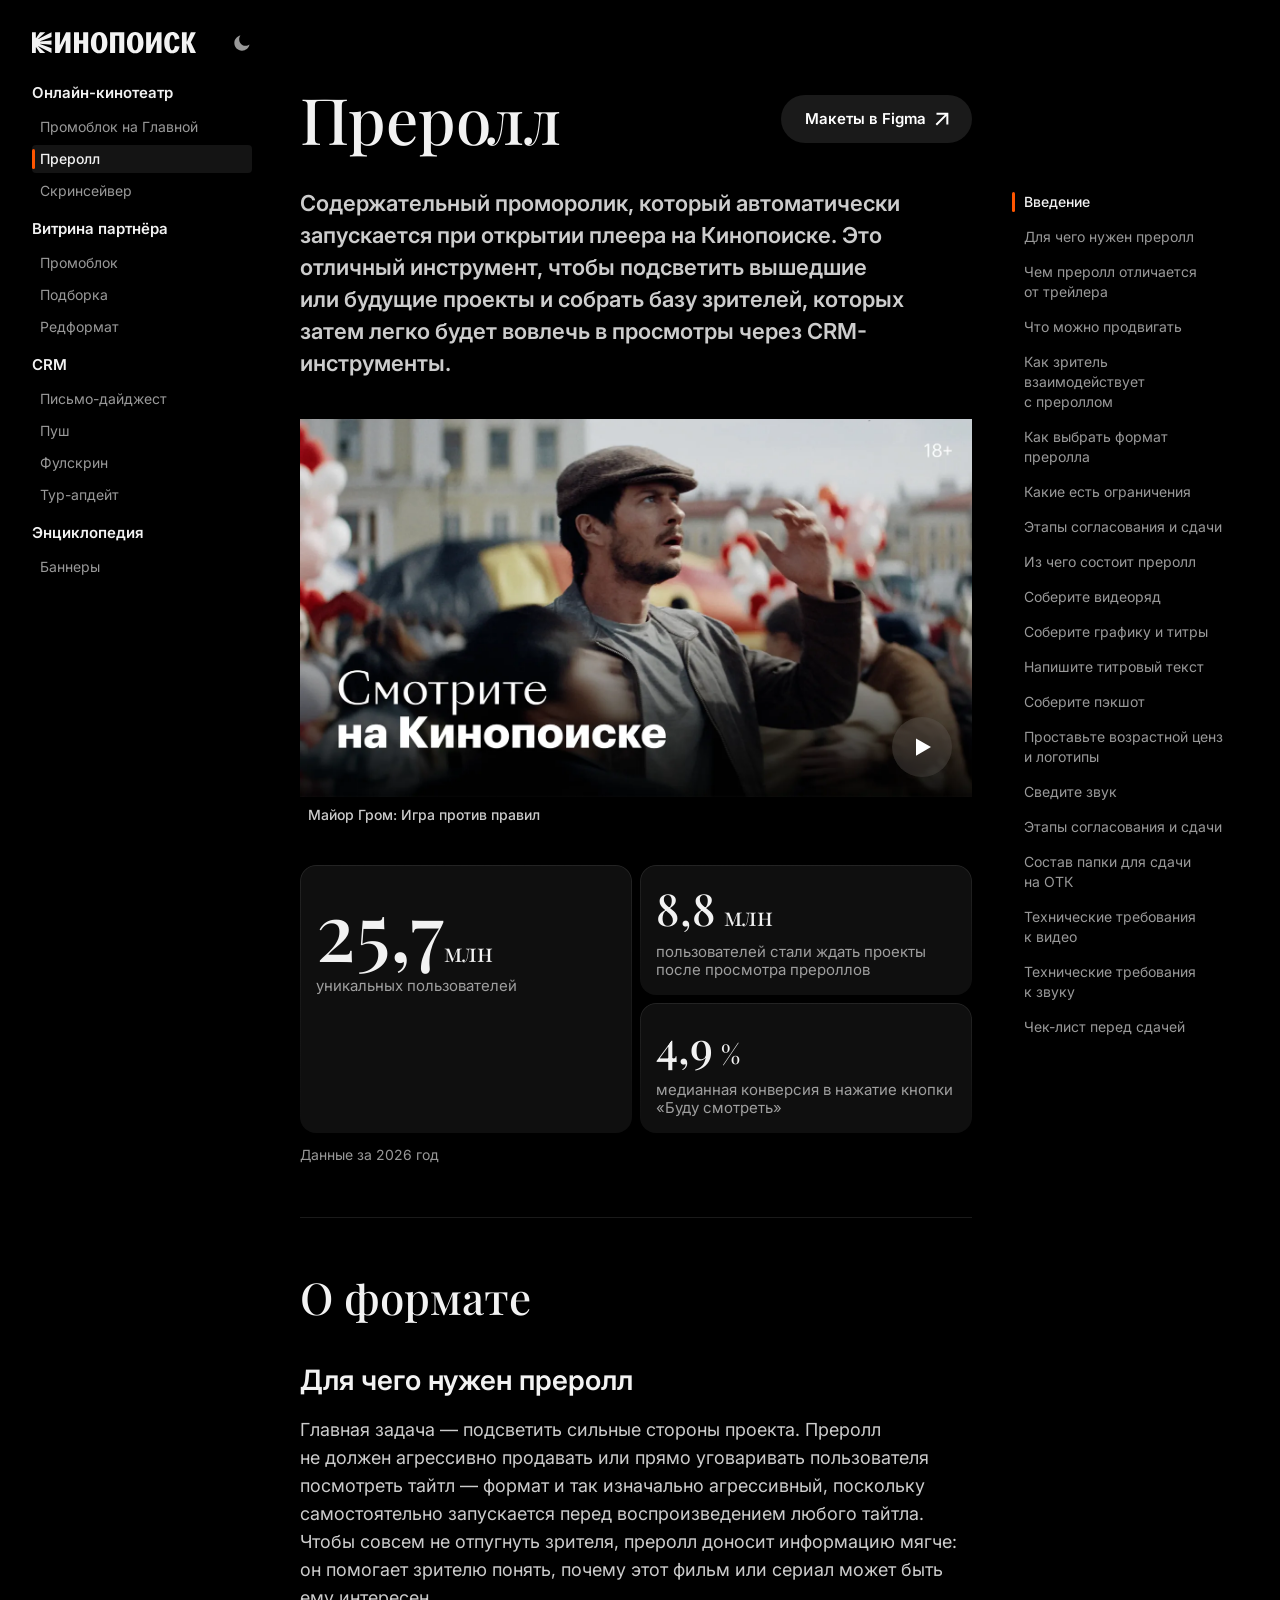
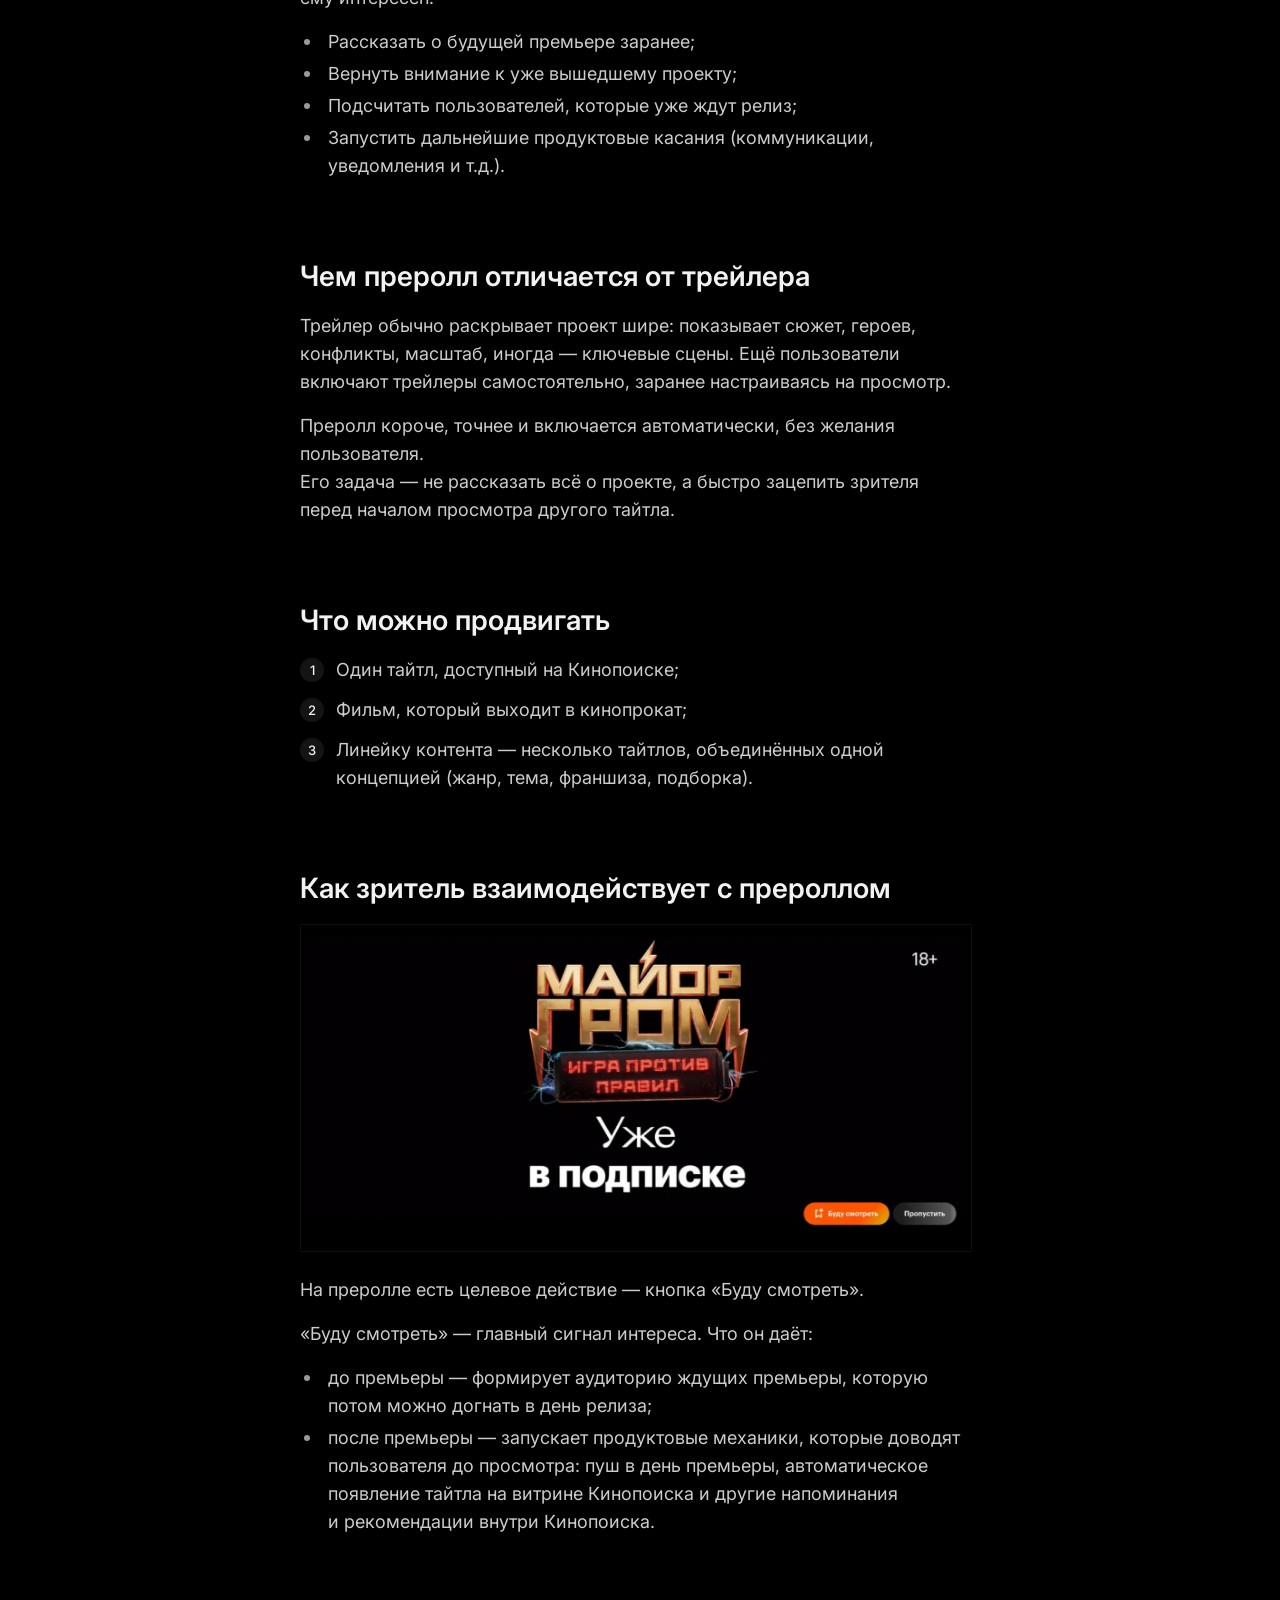
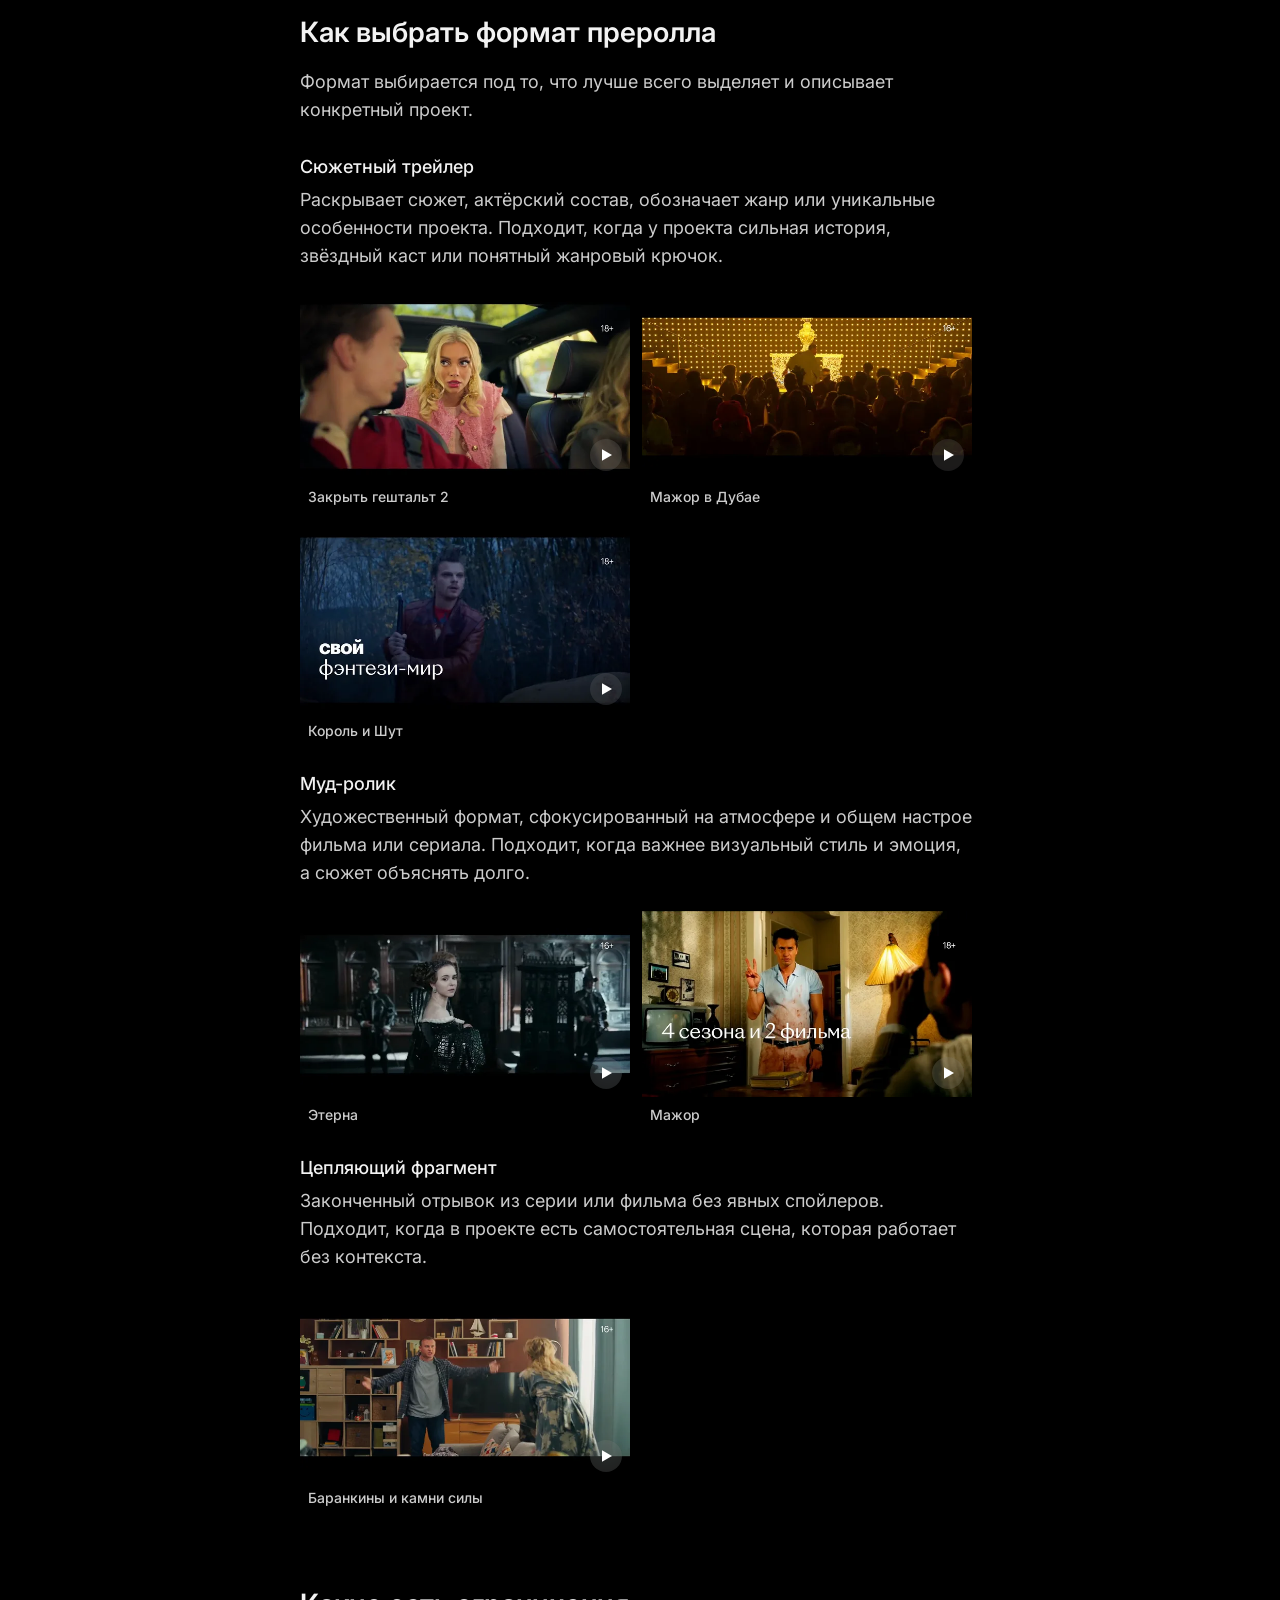
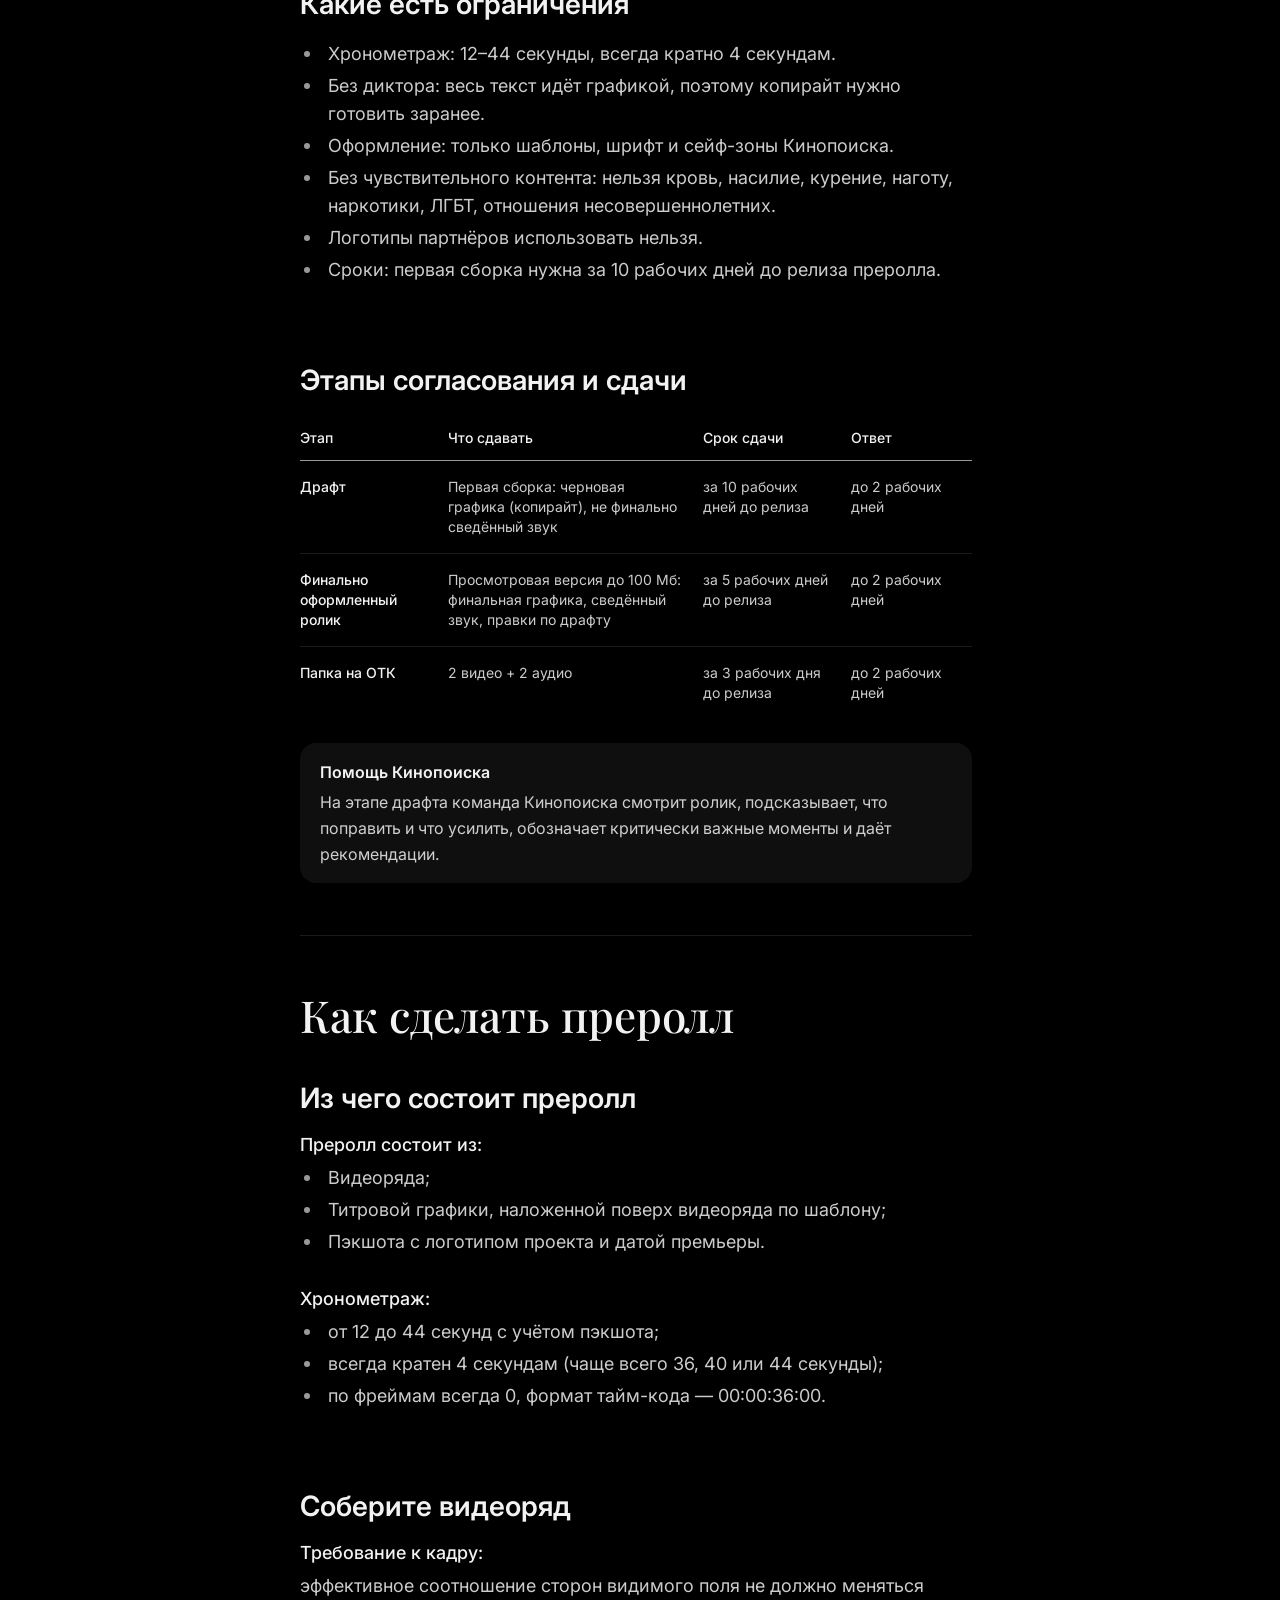
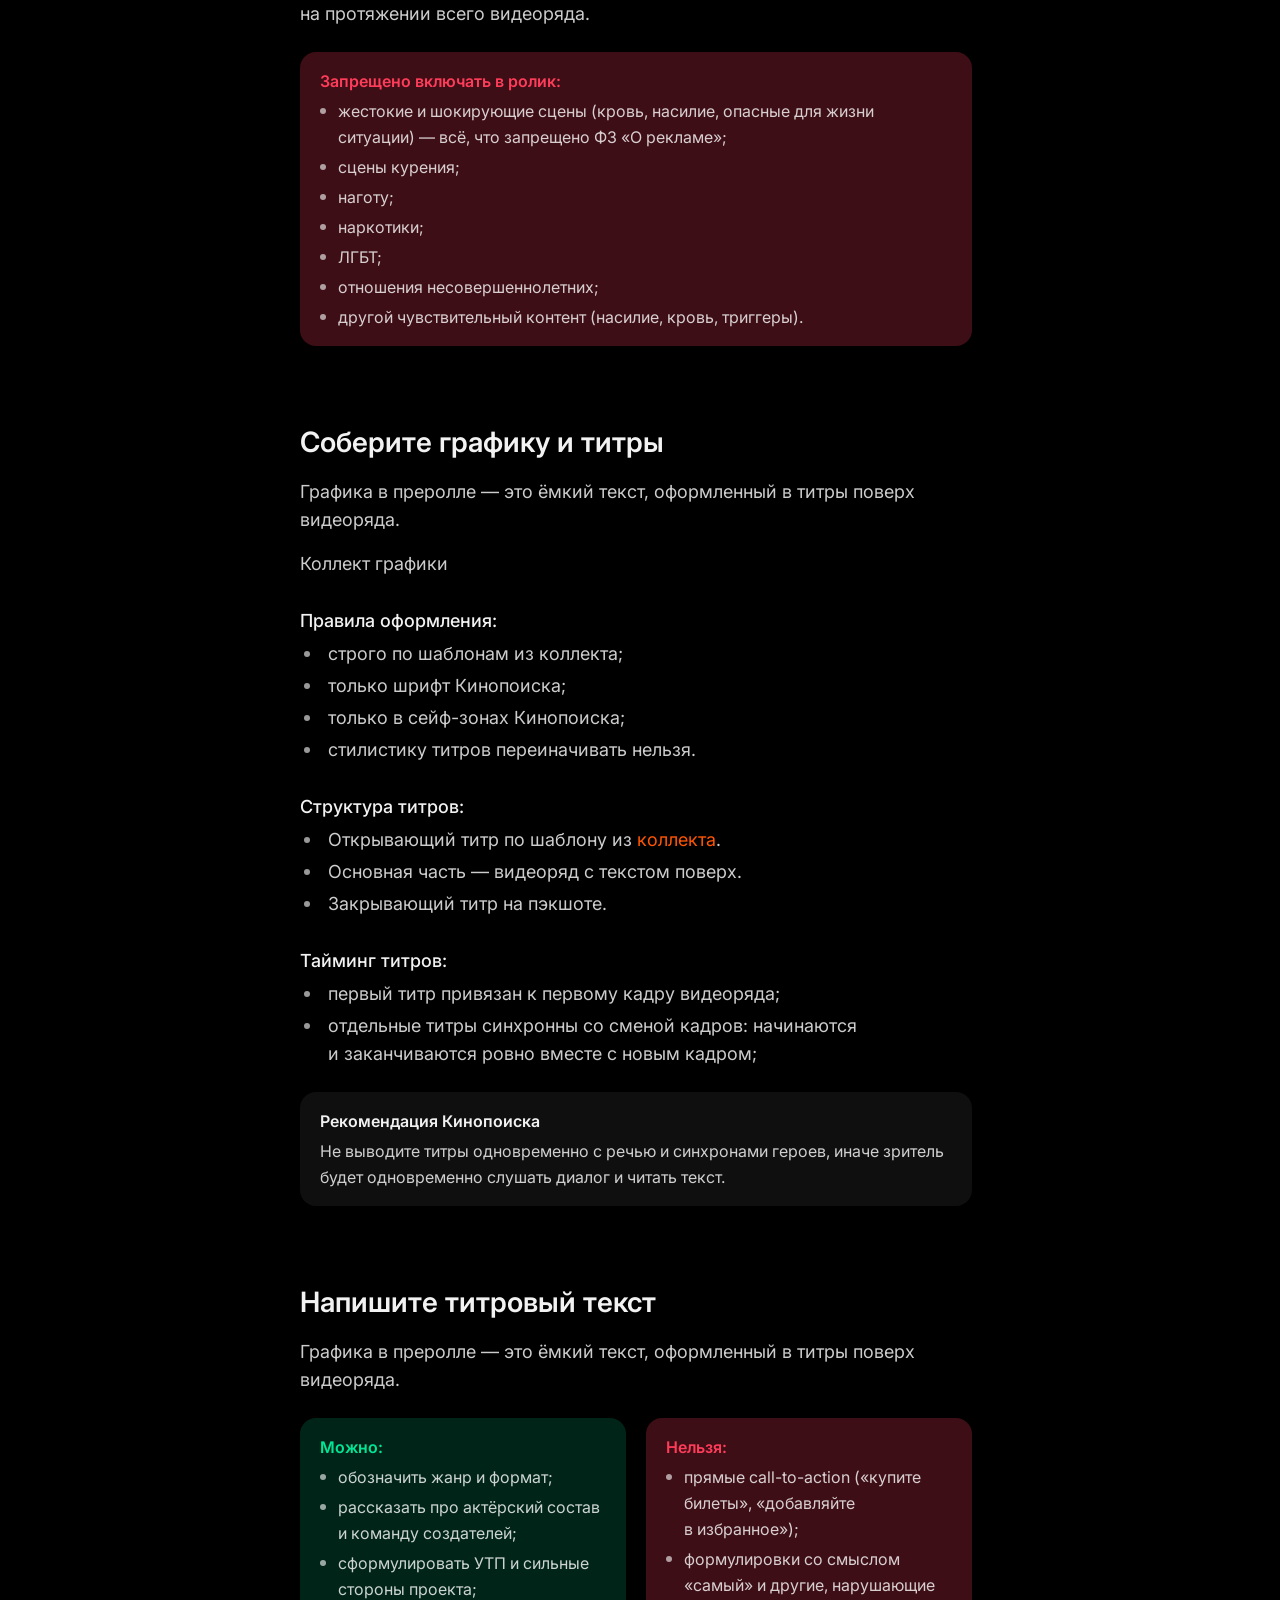
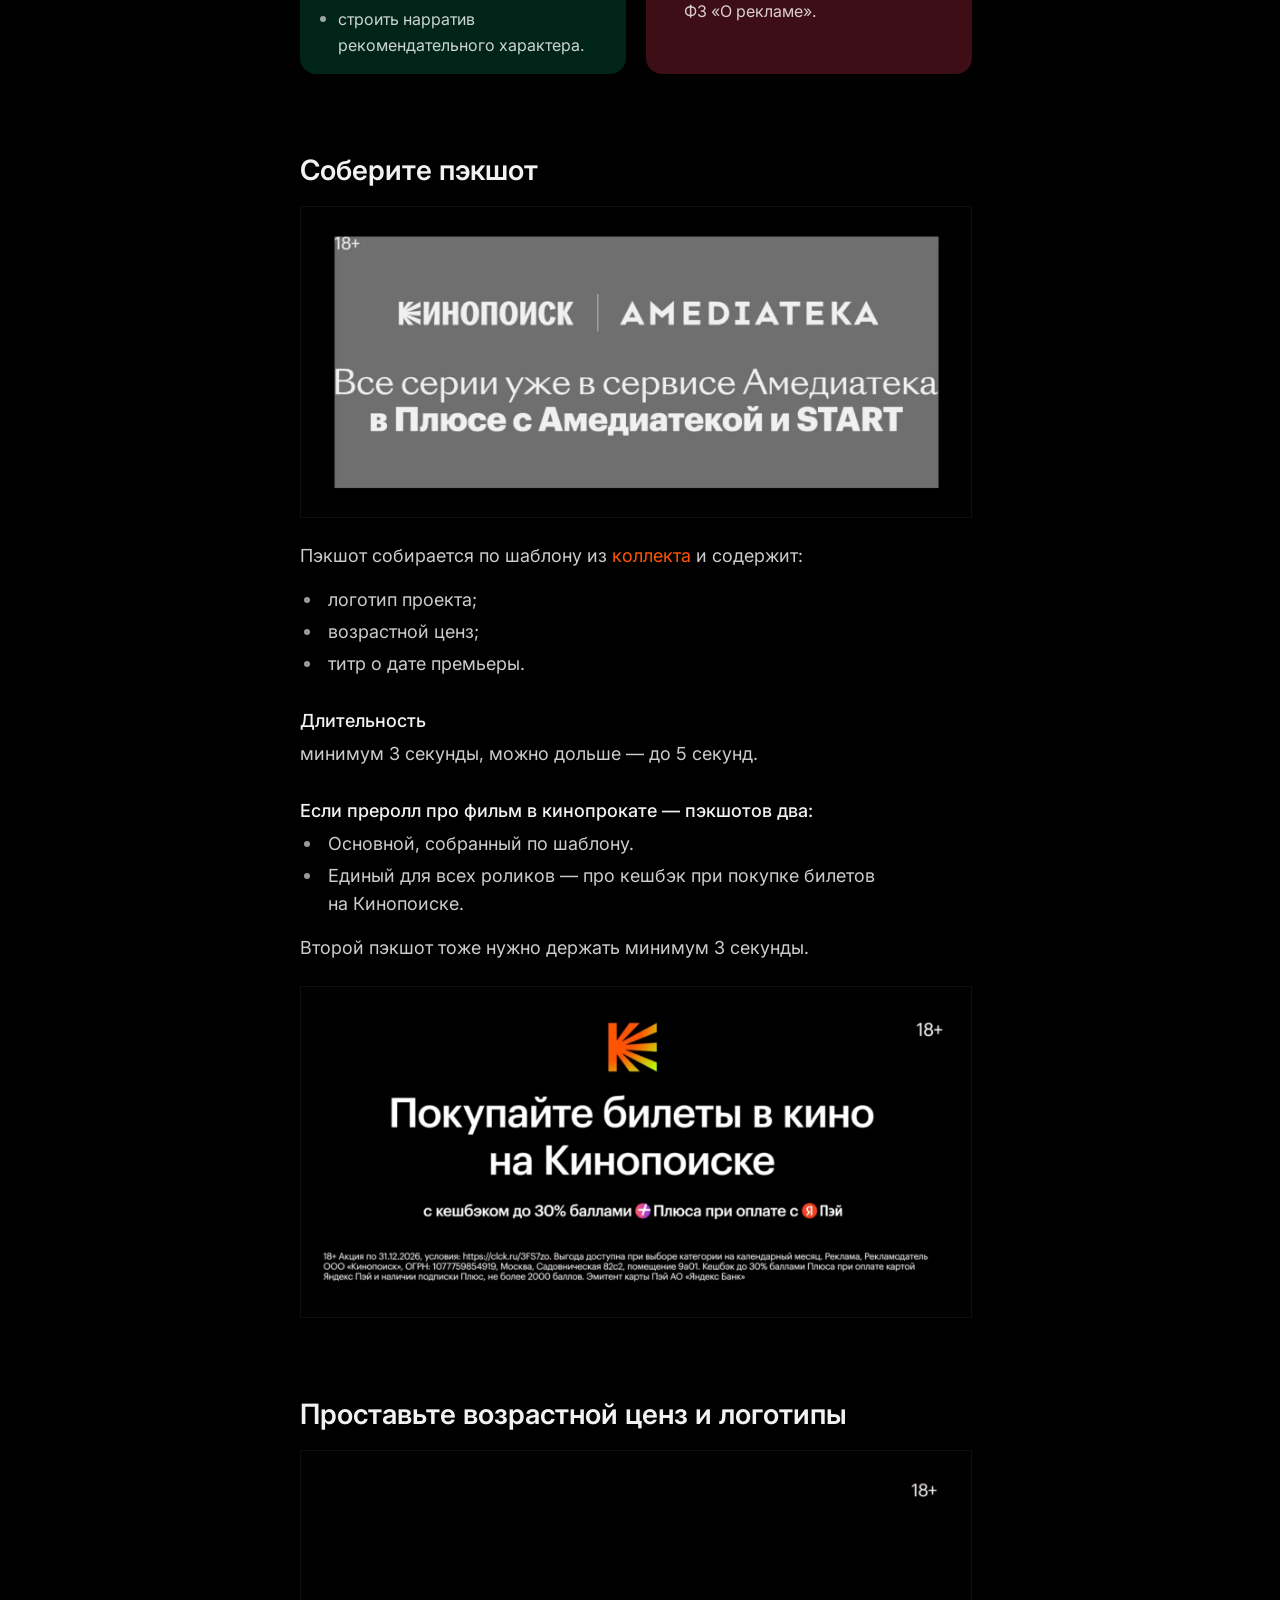
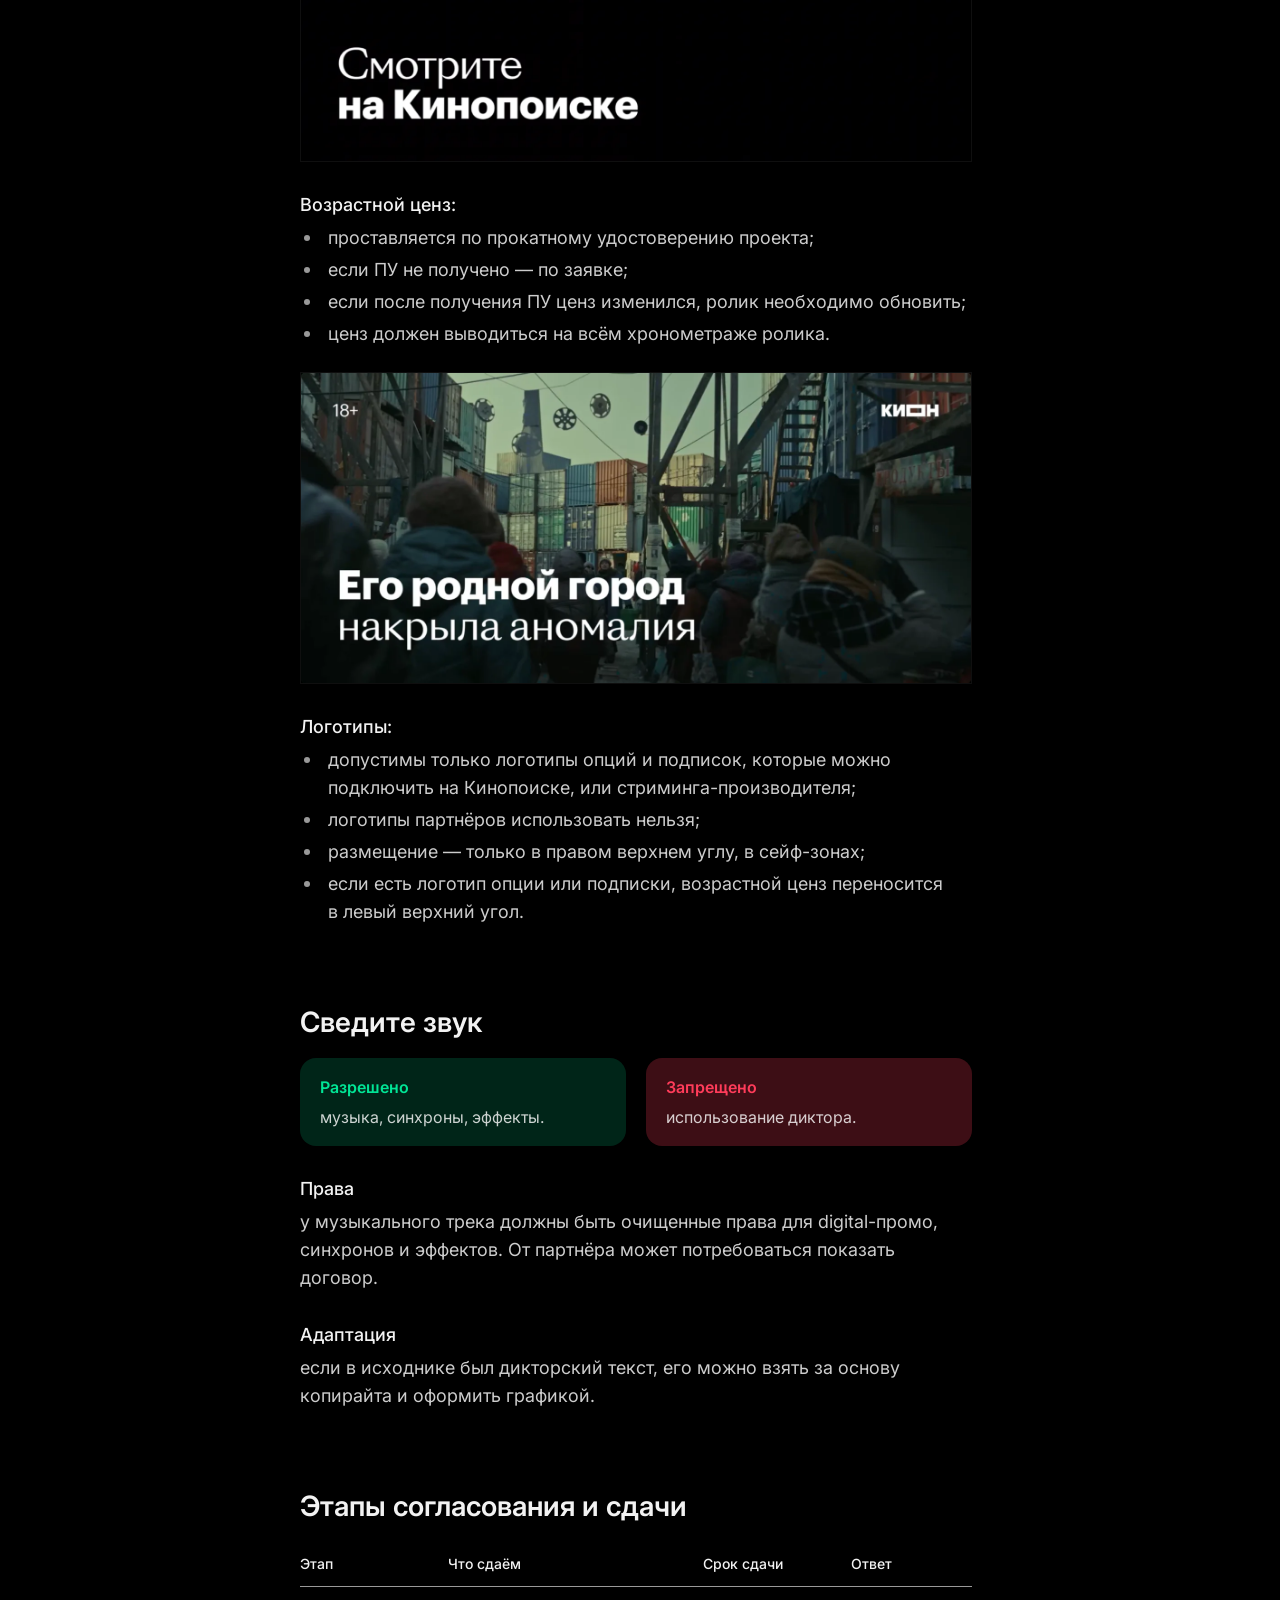
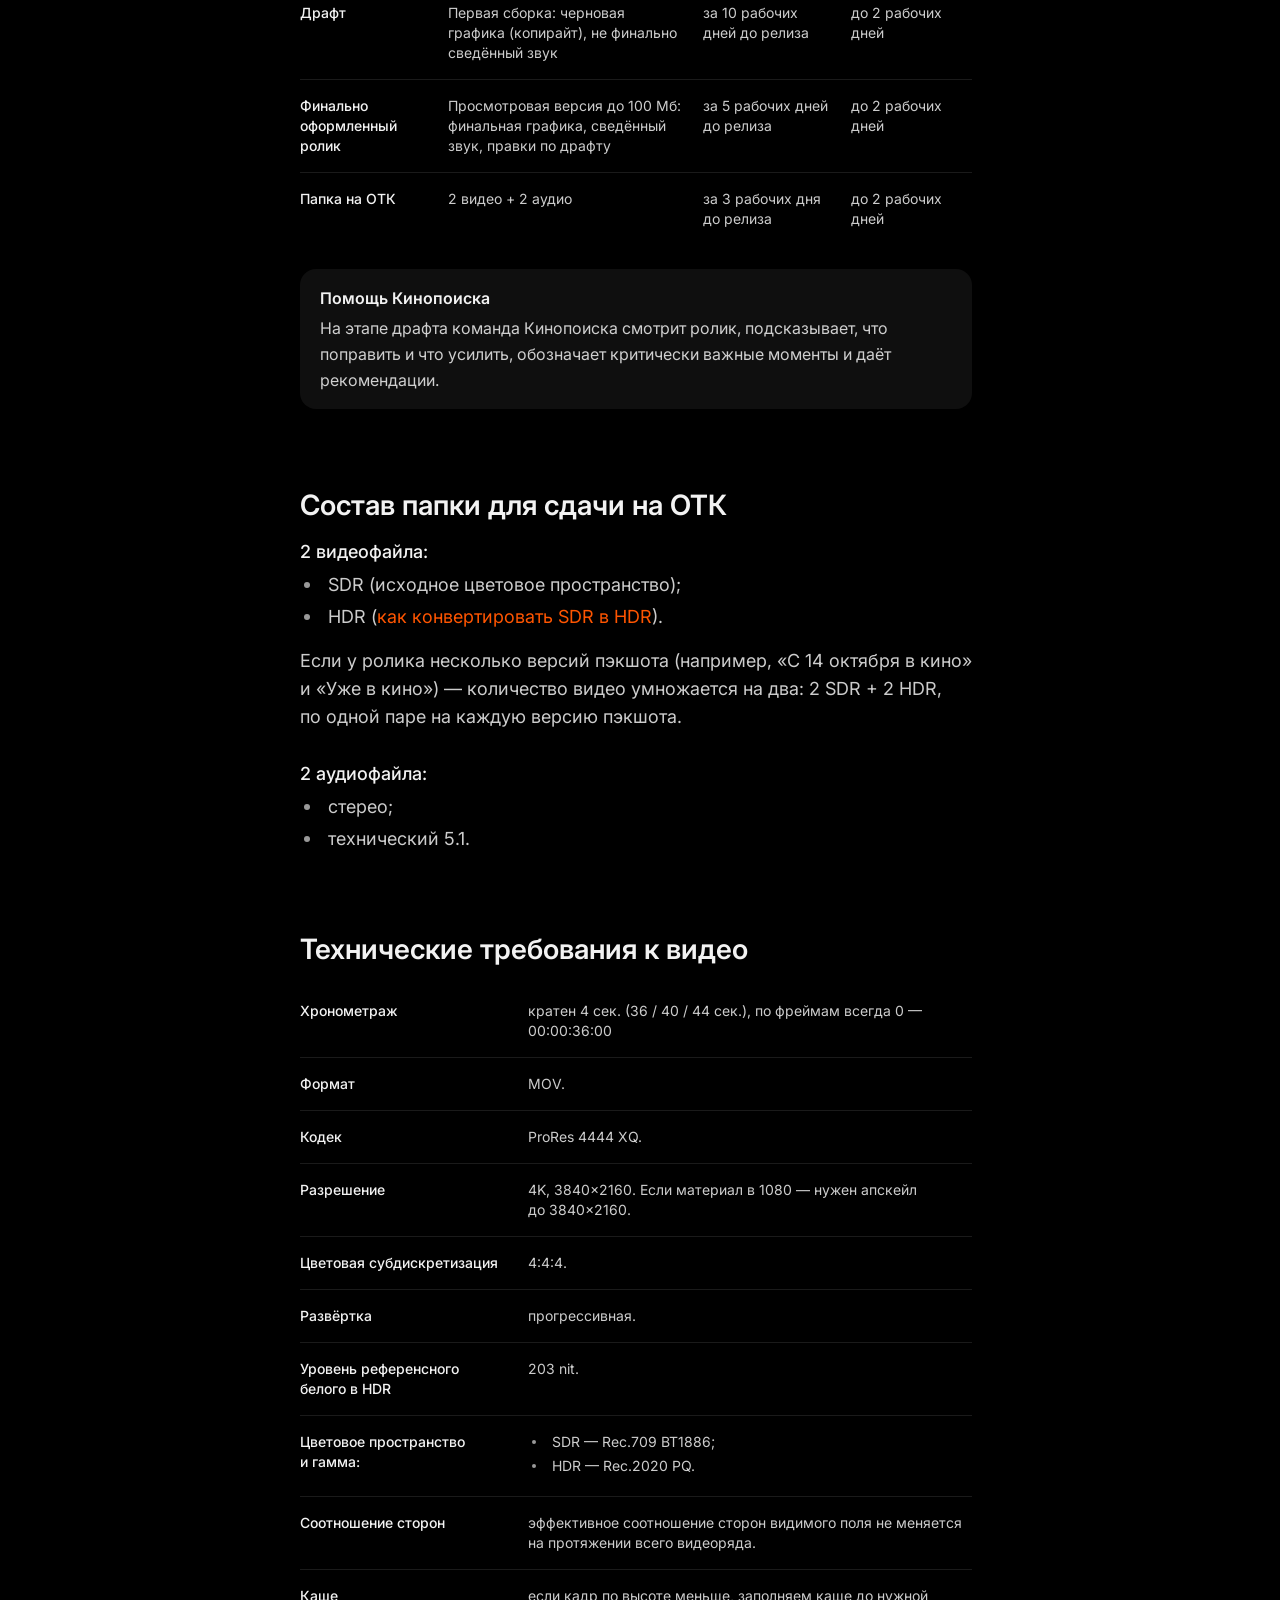
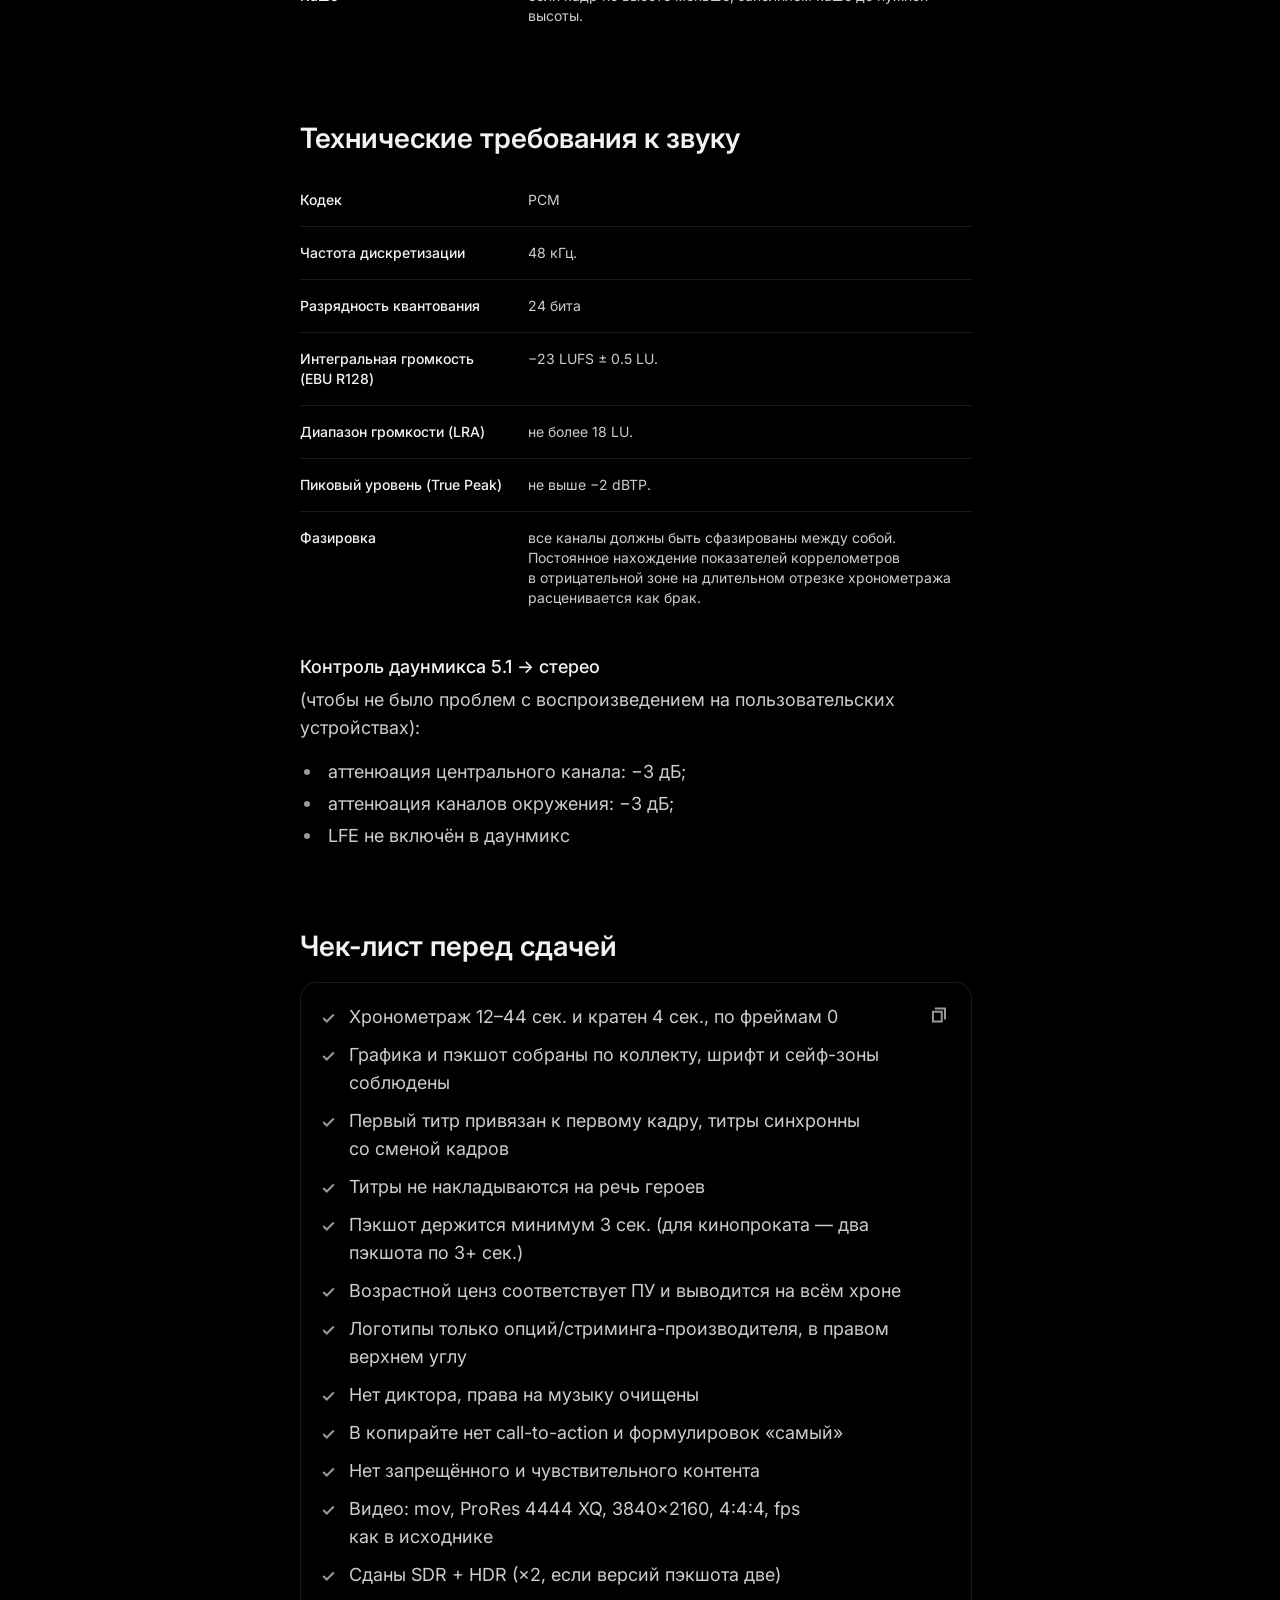
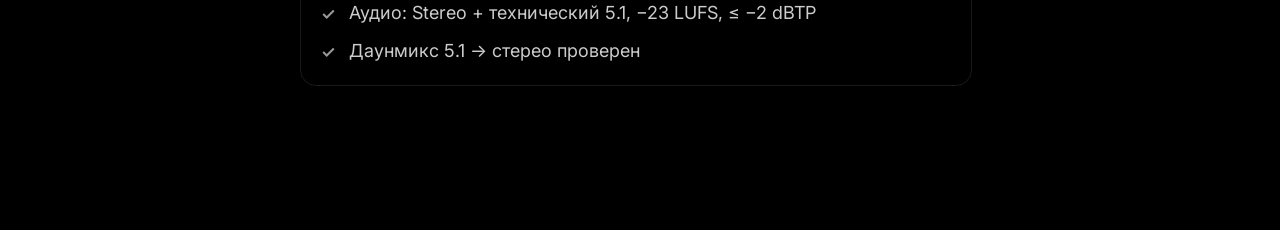
<file: index.html>
<!DOCTYPE html>
<html lang="ru" data-theme="dark">
<head>
  <meta charset="utf-8">
  <meta name="viewport" content="width=device-width, initial-scale=1">
  <script>
    // по умолчанию тёмная — системную настройку намеренно не слушаем.
    // Ставим до первой отрисовки, иначе у выбравших светлую мигает тёмный фон.
    (function () {
      var saved = null;
      try { saved = localStorage.getItem('theme'); } catch (e) {}
      document.documentElement.dataset.theme = saved === 'light' ? 'light' : 'dark';
    })();
  </script>
  <title>Преролл — Лендинг форматов</title>
  <meta name="description" content="Содержательный проморолик, который автоматически запускается при открытии плеера на Кинопоиске. Это отличный инструмент, чтобы подсветить вышедшие или будущие п">
  <meta name="theme-color" content="#000000" media="(prefers-color-scheme: dark)">
  <meta name="theme-color" content="#fcfcfb" media="(prefers-color-scheme: light)">
  <meta property="og:title" content="Преролл — гайд по формату">
  <meta property="og:description" content="Содержательный проморолик, который автоматически запускается при открытии плеера на Кинопоиске. Это отличный инструмент, чтобы подсветить вышедшие или будущие п">
  <meta property="og:type" content="article">
  <!-- Иконка вкладки. Вектор понимают все актуальные браузеры, ico оставлен
       запасным для старых, apple-touch-icon — для плитки на домашнем экране
       iOS. Порядок важен: из подходящих ему rel="icon" браузер берёт
       последний, поэтому ico идёт раньше svg. Версия по содержимому нужна
       и здесь — иконку браузеры кешируют особенно упрямо. -->
  <link rel="icon" href="assets/img/favicon.ico?v=32e68de0" sizes="48x48">
  <link rel="icon" href="assets/img/favicon.svg?v=9c4452aa" type="image/svg+xml">
  <link rel="apple-touch-icon" href="assets/img/apple-touch-icon.png?v=b677050d">
  <link rel="preconnect" href="https://fonts.googleapis.com">
  <link rel="preconnect" href="https://fonts.gstatic.com" crossorigin>
  <link rel="stylesheet" href="https://fonts.googleapis.com/css2?family=Inter:wght@400;500;600&amp;family=Playfair+Display:wght@400;500&amp;display=swap">
  <link rel="stylesheet" href="assets/css/style.css?v=96b4fb21">
</head>
<body>
  <div class="layout">
    <aside class="sidebar" id="sidebar">
      <div class="sidebar__head">
        <a class="brand" href="index.html" aria-label="Форматы Кинопоиска"><svg width="164" height="36" aria-hidden="true" focusable="false" viewBox="0 0 164 36" fill="none" xmlns="http://www.w3.org/2000/svg">
<path fill-rule="evenodd" clip-rule="evenodd" d="M58.8602 17.648C58.8602 11.7324 61.8144 7 67.142 7C72.4696 7 75.4238 11.7324 75.4238 17.648C75.4238 23.5635 72.4696 28.296 67.142 28.296C61.8144 28.296 58.8602 23.5635 58.8602 17.648ZM67.142 25.3418C69.2142 25.3418 70.0962 21.7925 70.0962 17.6552C70.0962 13.5179 69.207 9.96853 67.142 9.96853C65.0769 9.96853 64.1878 13.5179 64.1878 17.6552C64.1806 21.7925 65.0697 25.3418 67.142 25.3418ZM3.8433 7.29462V12.9162H4.13731L7.98062 7.29462H13.3011L6.20238 13.7981L6.49639 14.0921L19.5105 7.28745V12.0199L7.97344 16.1572V16.4512L19.5105 15.4186V19.8571L7.97344 18.8246V19.1185L19.5105 23.2558V27.9883L6.49639 21.1836L6.20238 21.4776L13.3011 27.9811H7.98062L4.13731 22.3596H3.8433V27.9811H0V7.28029H3.8433V7.29462ZM23.0836 7.30031H28.11L27.816 19.7194H28.11L34.0256 7.30031H38.464V28.0011H33.4376L33.7316 15.5821H33.4376L27.522 28.0011H23.0836V7.30031ZM47.0294 7.30031H42.0029V28.0011H47.0294V18.8302H51.1667V28.0011H56.1931V7.30031H51.1667V15.2881H47.0294V7.30031ZM92.2772 7.30031H78.087V28.0011H83.1134V10.8496H87.2507V28.0011H92.2772V7.30031ZM94.937 17.648C94.937 11.7324 97.8912 7 103.219 7C108.539 7 111.501 11.7324 111.501 17.648C111.501 23.5635 108.546 28.296 103.219 28.296C97.8984 28.296 94.937 23.5635 94.937 17.648ZM103.219 25.3418C105.291 25.3418 106.173 21.7925 106.173 17.6552C106.173 13.5179 105.284 9.96853 103.219 9.96853C101.147 9.96853 100.265 13.5179 100.265 17.6552C100.265 21.7925 101.147 25.3418 103.219 25.3418ZM119.183 7.30031H114.157V28.0011H118.595L124.511 15.5821H124.805L124.511 28.0011H129.537V7.30031H125.099L119.183 19.7194H118.889L119.183 7.30031ZM142.863 20.9033L147.596 21.4913C146.706 25.6286 144.641 28.296 140.232 28.296C134.911 28.296 132.215 23.5635 132.215 17.648C132.215 11.7324 134.904 7 140.232 7C144.548 7 146.706 9.66021 147.596 13.5035L142.863 14.6866C142.569 12.6144 141.709 9.9542 140.232 9.9542C138.461 9.9542 137.543 13.5035 137.543 17.6408C137.543 21.7494 138.461 25.3275 140.232 25.3275C141.68 25.3418 142.562 22.9756 142.863 20.9033ZM154.686 7.30031H149.953V28.0011H154.686V18.8302H154.98L158.529 28.0011H164L158.823 17.3532L163.849 7.30031H158.823L154.98 16.4712H154.686V7.30031Z" fill="currentColor"/>
</svg></a>
        <button class="theme-switch" type="button" data-theme-toggle
                role="switch" aria-checked="false" aria-label="Светлая тема">
          <span class="theme-switch__window" aria-hidden="true">
            <svg data-icon="dark" viewBox="0 0 20 20"><path d="M8.47278 2.50001C7.65938 3.5789 7.17688 4.92172 7.17688 6.37697C7.17693 9.93688 10.0632 12.8223 13.6232 12.8223C15.0784 12.8223 16.4212 12.3408 17.5001 11.5274C16.7933 15.0243 13.7026 17.6572 9.99719 17.6572C5.76992 17.6571 2.34304 14.2302 2.3429 10.0029C2.3429 6.29755 4.97577 3.20679 8.47278 2.50001Z"/></svg>
            <svg data-icon="light" viewBox="0 0 20 20"><path d="M11 18.3335H9V15.7476C9.32491 15.8037 9.65905 15.8325 10 15.8325C10.3408 15.8325 10.6752 15.8037 11 15.7476V18.3335ZM5.22949 13.3569C5.61614 13.9053 6.09512 14.3844 6.64355 14.771L4.87402 16.5405L3.45996 15.1265L5.22949 13.3569ZM16.541 15.1265L15.127 16.5405L13.3574 14.771C13.9059 14.3844 14.3848 13.9054 14.7715 13.3569L16.541 15.1265ZM10 5.83252C12.3012 5.83252 14.167 7.69833 14.167 9.99951C14.167 12.3007 12.3012 14.1665 10 14.1665C7.69881 14.1665 5.83301 12.3007 5.83301 9.99951C5.83301 7.69833 7.69881 5.83252 10 5.83252ZM4.25195 8.99951C4.19582 9.32443 4.16699 9.65856 4.16699 9.99951C4.16699 10.3404 4.19586 10.6747 4.25195 10.9995H1.66699V8.99951H4.25195ZM18.334 10.9995H15.748C15.8041 10.6747 15.833 10.3404 15.833 9.99951C15.833 9.65856 15.8042 9.32443 15.748 8.99951H18.334V10.9995ZM16.541 4.87353L14.7715 6.64307C14.3849 6.09463 13.9058 5.61565 13.3574 5.229L15.127 3.45947L16.541 4.87353ZM6.64258 5.22803C6.0941 5.61467 5.61516 6.09361 5.22852 6.64209L3.45996 4.87353L4.87402 3.45947L6.64258 5.22803ZM11 4.25146C10.6752 4.19537 10.3408 4.1665 10 4.1665C9.65905 4.1665 9.32491 4.19533 9 4.25146V1.6665H11V4.25146Z"/></svg>
          </span>
        </button>
      </div>
      <button class="nav-toggle" type="button" data-nav-toggle>Разделы</button>
      <div class="nav-groups">
          <div class="nav-group"><p class="nav-group__title" id="nav-онлайн-кинотеатр">Онлайн-кинотеатр</p><ul class="nav-list" aria-labelledby="nav-онлайн-кинотеатр"><li><a href="#" aria-disabled="true">Промоблок на Главной</a></li><li><a href="index.html" aria-current="page">Преролл</a></li><li><a href="#" aria-disabled="true">Скринсейвер</a></li></ul></div>
          <div class="nav-group"><p class="nav-group__title" id="nav-витрина-партнёра">Витрина партнёра</p><ul class="nav-list" aria-labelledby="nav-витрина-партнёра"><li><a href="#" aria-disabled="true">Промоблок</a></li><li><a href="#" aria-disabled="true">Подборка</a></li><li><a href="#" aria-disabled="true">Редформат</a></li></ul></div>
          <div class="nav-group"><p class="nav-group__title" id="nav-crm">CRM</p><ul class="nav-list" aria-labelledby="nav-crm"><li><a href="#" aria-disabled="true">Письмо-дайджест</a></li><li><a href="#" aria-disabled="true">Пуш</a></li><li><a href="#" aria-disabled="true">Фулскрин</a></li><li><a href="#" aria-disabled="true">Тур-апдейт</a></li></ul></div>
          <div class="nav-group"><p class="nav-group__title" id="nav-энциклопедия">Энциклопедия</p><ul class="nav-list" aria-labelledby="nav-энциклопедия"><li><a href="banner.html">Баннеры</a></li></ul></div>
      </div>
    </aside>

    <main class="main">
      <div class="intro" id="введение">
        <div class="page-head">
          <h1 class="page-title">Преролл</h1>
          <span class="pill"><span class="pill__text">Макеты в Figma<span class="pill__arrow" aria-hidden="true"></span></span></span>
        </div>
        <p class="lead">Содержательный проморолик, который автоматически запускается при открытии плеера на Кинопоиске. Это отличный инструмент, чтобы подсветить вышедшие или будущие проекты и собрать базу зрителей, которых затем легко будет вовлечь в просмотры через CRM-инструменты.</p>
        <figure class="video video--wide"><button class="video__open" type="button" data-video-open data-src="assets/video/I469-17069-50-706.mp4?v=515b77ba" aria-label="Смотреть ролик"><img class="media" src="assets/img/I469-17069-50-706-poster.webp?v=083a11eb" alt="" fetchpriority="high" decoding="sync" width="1480" height="833"><span class="video__play" aria-hidden="true"></span></button><figcaption>Майор Гром: Игра против правил</figcaption></figure>
        <div class="bento" style="--bento-rows: 2"><div class="bento__card bento__card--lead"><p class="bento__title"><span>25,7</span><span class="bento__unit">млн</span></p><p class="bento__body">уникальных пользователей</p></div><div class="bento__card"><p class="bento__title"><span>8,8</span><span class="bento__unit">млн</span></p><p class="bento__body">пользователей стали ждать проекты после просмотра прероллов</p></div><div class="bento__card"><p class="bento__title"><span>4,9</span><span class="bento__unit">%</span></p><p class="bento__body">медианная конверсия в нажатие кнопки «Буду смотреть»</p></div></div>
        <p class="bento__period">Данные за 2026 год</p>
      </div>

      <hr class="divider"><h2 class="chapter__title">О формате</h2><section class="section" id="для-чего-нужен-преролл">
        <h2><a class="anchor" href="#для-чего-нужен-преролл">Для чего нужен преролл<span class="anchor__icon" aria-hidden="true"></span></a></h2>
        <p>Главная задача — подсветить сильные стороны проекта. Преролл не должен агрессивно продавать или прямо уговаривать пользователя посмотреть тайтл — формат и так изначально агрессивный, поскольку самостоятельно запускается перед воспроизведением любого тайтла. Чтобы совсем не отпугнуть зрителя, преролл доносит информацию мягче: он помогает зрителю понять, почему этот фильм или сериал может быть ему интересен.</p>
        <ul><li>Рассказать о будущей премьере заранее;</li><li>Вернуть внимание к уже вышедшему проекту;</li><li>Подсчитать пользователей, которые уже ждут релиз;</li><li>Запустить дальнейшие продуктовые касания (коммуникации, уведомления и т.д.).</li></ul>
      </section><section class="section" id="чем-преролл-отличается-от-трейлера">
        <h2><a class="anchor" href="#чем-преролл-отличается-от-трейлера">Чем преролл отличается от трейлера<span class="anchor__icon" aria-hidden="true"></span></a></h2>
        <p>Трейлер обычно раскрывает проект шире: показывает сюжет, героев, конфликты, масштаб, иногда — ключевые сцены. Ещё пользователи включают трейлеры самостоятельно, заранее настраиваясь на просмотр.</p>
        <p>Преролл короче, точнее и включается автоматически, без желания пользователя.<br>Его задача — не рассказать всё о проекте, а быстро зацепить зрителя перед началом просмотра другого тайтла.</p>
      </section><section class="section" id="что-можно-продвигать">
        <h2><a class="anchor" href="#что-можно-продвигать">Что можно продвигать<span class="anchor__icon" aria-hidden="true"></span></a></h2>
        <ol class="steps"><li>Один тайтл, доступный на Кинопоиске;</li><li>Фильм, который выходит в кинопрокат;</li><li>Линейку контента — несколько тайтлов, объединённых одной концепцией (жанр, тема, франшиза, подборка).</li></ol>
      </section><section class="section" id="как-зритель-взаимодействует-с-прероллом">
        <h2><a class="anchor" href="#как-зритель-взаимодействует-с-прероллом">Как зритель взаимодействует с прероллом<span class="anchor__icon" aria-hidden="true"></span></a></h2>
        <figure><img class="media" src="assets/img/469-17123.webp?v=1560be86" alt="" width="1480" height="719"></figure>
        <p>На преролле есть целевое действие — кнопка «Буду смотреть».</p>
        <p>«Буду смотреть» — главный сигнал интереса. Что он даёт:</p>
        <ul><li>до премьеры — формирует аудиторию ждущих премьеры, которую потом можно догнать в день релиза;</li><li>после премьеры — запускает продуктовые механики, которые доводят пользователя до просмотра: пуш в день премьеры, автоматическое появление тайтла на витрине Кинопоиска и другие напоминания и рекомендации внутри Кинопоиска.</li></ul>
      </section><section class="section" id="как-выбрать-формат-преролла">
        <h2><a class="anchor" href="#как-выбрать-формат-преролла">Как выбрать формат преролла<span class="anchor__icon" aria-hidden="true"></span></a></h2>
        <p>Формат выбирается под то, что лучше всего выделяет и описывает конкретный проект.</p>
        <h3>Сюжетный трейлер</h3>
        <p>Раскрывает сюжет, актёрский состав, обозначает жанр или уникальные особенности проекта. Подходит, когда у проекта сильная история, звёздный каст или понятный жанровый крючок.</p>
        <div class="video-row"><figure class="video"><button class="video__open" type="button" data-video-open data-src="assets/video/I469-17137-459-14467.mp4?v=c74b1726" aria-label="Смотреть ролик"><img class="media" src="assets/img/I469-17137-459-14467-poster.webp?v=8f64f468" alt="" width="640" height="360"><span class="video__play" aria-hidden="true"></span></button><figcaption>Закрыть гештальт 2</figcaption></figure><figure class="video"><button class="video__open" type="button" data-video-open data-src="assets/video/I469-17138-459-14467.mp4?v=75ef5594" aria-label="Смотреть ролик"><img class="media" src="assets/img/I469-17138-459-14467-poster.webp?v=3e173f1a" alt="" width="640" height="360"><span class="video__play" aria-hidden="true"></span></button><figcaption>Мажор в Дубае</figcaption></figure><figure class="video"><button class="video__open" type="button" data-video-open data-src="assets/video/I469-17139-459-14467.mp4?v=14d91cb9" aria-label="Смотреть ролик"><img class="media" src="assets/img/I469-17139-459-14467-poster.webp?v=3be5fddf" alt="" width="640" height="360"><span class="video__play" aria-hidden="true"></span></button><figcaption>Король и Шут</figcaption></figure></div>
        <h3>Муд-ролик</h3>
        <p>Художественный формат, сфокусированный на атмосфере и общем настрое фильма или сериала. Подходит, когда важнее визуальный стиль и эмоция, а сюжет объяснять долго.</p>
        <div class="video-row"><figure class="video"><button class="video__open" type="button" data-video-open data-src="assets/video/I469-17144-459-14467.mp4?v=5d0b1eb0" aria-label="Смотреть ролик"><img class="media" src="assets/img/I469-17144-459-14467-poster.webp?v=30e90b81" alt="" width="640" height="360"><span class="video__play" aria-hidden="true"></span></button><figcaption>Этерна</figcaption></figure><figure class="video"><button class="video__open" type="button" data-video-open data-src="assets/video/I469-17145-459-14467.mp4?v=e4d56ea7" aria-label="Смотреть ролик"><img class="media" src="assets/img/I469-17145-459-14467-poster.webp?v=0efef3ac" alt="" width="640" height="360"><span class="video__play" aria-hidden="true"></span></button><figcaption>Мажор</figcaption></figure></div>
        <h3>Цепляющий фрагмент</h3>
        <p>Законченный отрывок из серии или фильма без явных спойлеров. Подходит, когда в проекте есть самостоятельная сцена, которая работает без контекста.</p>
        <div class="video-row"><figure class="video"><button class="video__open" type="button" data-video-open data-src="assets/video/I469-17151-459-14467.mp4?v=65ddac99" aria-label="Смотреть ролик"><img class="media" src="assets/img/I469-17151-459-14467-poster.webp?v=3ca51333" alt="" width="640" height="360"><span class="video__play" aria-hidden="true"></span></button><figcaption>Баранкины и камни силы</figcaption></figure></div>
      </section><section class="section" id="какие-есть-ограничения">
        <h2><a class="anchor" href="#какие-есть-ограничения">Какие есть ограничения<span class="anchor__icon" aria-hidden="true"></span></a></h2>
        <ul><li>Хронометраж: 12–44 секунды, всегда кратно 4 секундам.</li><li>Без диктора: весь текст идёт графикой, поэтому копирайт нужно готовить заранее.</li><li>Оформление: только шаблоны, шрифт и сейф-зоны Кинопоиска.</li><li>Без чувствительного контента: нельзя кровь, насилие, курение, наготу, наркотики, ЛГБТ, отношения несовершеннолетних.</li><li>Логотипы партнёров использовать нельзя.</li><li>Сроки: первая сборка нужна за 10 рабочих дней до релиза преролла.</li></ul>
      </section><section class="section" id="этапы-согласования-и-сдачи">
        <h2><a class="anchor" href="#этапы-согласования-и-сдачи">Этапы согласования и сдачи<span class="anchor__icon" aria-hidden="true"></span></a></h2>
        <div class="table-wrap"><table class="spec-table spec-table--4"><thead><tr><th>Этап</th><th>Что сдавать</th><th>Срок сдачи</th><th>Ответ</th></tr></thead><tbody><tr><td>Драфт</td><td>Первая сборка: черновая графика (копирайт), не финально сведённый звук</td><td>за 10 рабочих дней до релиза</td><td>до 2 рабочих дней</td></tr><tr><td>Финально оформленный ролик</td><td>Просмотровая версия до 100 Мб: финальная графика, сведённый звук, правки по драфту</td><td>за 5 рабочих дней до релиза</td><td>до 2 рабочих дней</td></tr><tr><td>Папка на ОТК</td><td>2 видео + 2 аудио</td><td>за 3 рабочих дня до релиза</td><td>до 2 рабочих дней</td></tr></tbody></table></div>
        <aside class="note"><p class="note__title">Помощь Кинопоиска</p><p>На этапе драфта команда Кинопоиска смотрит ролик, подсказывает, что поправить и что усилить, обозначает критически важные моменты и даёт рекомендации.</p></aside>
      </section><hr class="divider"><h2 class="chapter__title">Как сделать преролл</h2><section class="section" id="из-чего-состоит-преролл">
        <h2><a class="anchor" href="#из-чего-состоит-преролл">Из чего состоит преролл<span class="anchor__icon" aria-hidden="true"></span></a></h2>
        <h3>Преролл состоит из:</h3>
        <ul><li>Видеоряда;</li><li>Титровой графики, наложенной поверх видеоряда по шаблону;</li><li>Пэкшота с логотипом проекта и датой премьеры.</li></ul>
        <h3>Хронометраж:</h3>
        <ul><li>от 12 до 44 секунд с учётом пэкшота;</li><li>всегда кратен 4 секундам (чаще всего 36, 40 или 44 секунды);</li><li>по фреймам всегда 0, формат тайм-кода — 00:00:36:00.</li></ul>
      </section><section class="section" id="соберите-видеоряд">
        <h2><a class="anchor" href="#соберите-видеоряд">Соберите видеоряд<span class="anchor__icon" aria-hidden="true"></span></a></h2>
        <h3>Требование к кадру:</h3>
        <p>эффективное соотношение сторон видимого поля не должно меняться на протяжении всего видеоряда.</p>
        <aside class="note note--deny"><h3>Запрещено включать в ролик:</h3><ul><li>жестокие и шокирующие сцены (кровь, насилие, опасные для жизни ситуации) — всё, что запрещено ФЗ «О рекламе»;</li><li>сцены курения;</li><li>наготу;</li><li>наркотики;</li><li>ЛГБТ;</li><li>отношения несовершеннолетних;</li><li>другой чувствительный контент (насилие, кровь, триггеры).</li></ul></aside>
      </section><section class="section" id="соберите-графику-и-титры">
        <h2><a class="anchor" href="#соберите-графику-и-титры">Соберите графику и титры<span class="anchor__icon" aria-hidden="true"></span></a></h2>
        <p>Графика в преролле — это ёмкий текст, оформленный в титры поверх видеоряда.</p>
        <p>Коллект графики</p>
        <h3>Правила оформления:</h3>
        <ul><li>строго по шаблонам из коллекта;</li><li>только шрифт Кинопоиска;</li><li>только в сейф-зонах Кинопоиска;</li><li>стилистику титров переиначивать нельзя.</li></ul>
        <h3>Структура титров:</h3>
        <ul><li>Открывающий титр по шаблону из <a href="https://disk.yandex.ru/d/dtmfa98G60Qf1w" target="_blank" rel="noopener">коллекта</a>.</li><li>Основная часть — видеоряд с текстом поверх.</li><li>Закрывающий титр на пэкшоте.</li></ul>
        <h3>Тайминг титров:</h3>
        <ul><li>первый титр привязан к первому кадру видеоряда;</li><li>отдельные титры синхронны со сменой кадров: начинаются и заканчиваются ровно вместе с новым кадром;</li></ul>
        <aside class="note"><p class="note__title">Рекомендация Кинопоиска</p><p>Не выводите титры одновременно с речью и синхронами героев, иначе зритель будет одновременно слушать диалог и читать текст.</p></aside>
      </section><section class="section" id="напишите-титровый-текст">
        <h2><a class="anchor" href="#напишите-титровый-текст">Напишите титровый текст<span class="anchor__icon" aria-hidden="true"></span></a></h2>
        <p>Графика в преролле — это ёмкий текст, оформленный в титры поверх видеоряда.</p>
        <div class="do-dont"><aside class="note note--allow"><h3>Можно:</h3><ul><li>обозначить жанр и формат;</li><li>рассказать про актёрский состав и команду создателей;</li><li>сформулировать УТП и сильные стороны проекта;</li><li>строить нарратив рекомендательного характера.</li></ul></aside><aside class="note note--deny"><h3>Нельзя:</h3><ul><li>прямые call-to-action («купите билеты», «добавляйте в избранное»);</li><li>формулировки со смыслом «самый» и другие, нарушающие ФЗ «О рекламе».</li></ul></aside></div>
      </section><section class="section" id="соберите-пэкшот">
        <h2><a class="anchor" href="#соберите-пэкшот">Соберите пэкшот<span class="anchor__icon" aria-hidden="true"></span></a></h2>
        <figure><img class="media" src="assets/img/469-17254.webp?v=1266e81c" alt="" width="1480" height="685"></figure>
        <p>Пэкшот собирается по шаблону из <a href="https://disk.yandex.ru/d/dtmfa98G60Qf1w" target="_blank" rel="noopener">коллекта</a> и содержит:</p>
        <ul><li>логотип проекта;</li><li>возрастной ценз;</li><li>титр о дате премьеры.</li></ul>
        <h3>Длительность</h3>
        <p>минимум 3 секунды, можно дольше — до 5 секунд.</p>
        <h3>Если преролл про фильм в кинопрокате — пэкшотов два:</h3>
        <ul><li>Основной, собранный по шаблону.</li><li>Единый для всех роликов — про кешбэк при покупке билетов на Кинопоиске.</li></ul>
        <p>Второй пэкшот тоже нужно держать минимум 3 секунды.</p>
        <figure><img class="media" src="assets/img/469-17270.webp?v=2ed42e29" alt="" width="1480" height="728"></figure>
      </section><section class="section" id="проставьте-возрастной-ценз-и-логотипы">
        <h2><a class="anchor" href="#проставьте-возрастной-ценз-и-логотипы">Проставьте возрастной ценз и логотипы<span class="anchor__icon" aria-hidden="true"></span></a></h2>
        <figure><img class="media" src="assets/img/469-17275.webp?v=1dfa32a1" alt="" width="1480" height="685"></figure>
        <h3>Возрастной ценз:</h3>
        <ul><li>проставляется по прокатному удостоверению проекта;</li><li>если ПУ не получено — по заявке;</li><li>если после получения ПУ ценз изменился, ролик необходимо обновить;</li><li>ценз должен выводиться на всём хронометраже ролика.</li></ul>
        <figure><img class="media" src="assets/img/469-17284.webp?v=3b3722a0" alt="" width="1480" height="685"></figure>
        <h3>Логотипы:</h3>
        <ul><li>допустимы только логотипы опций и подписок, которые можно подключить на Кинопоиске, или стриминга-производителя;</li><li>логотипы партнёров использовать нельзя;</li><li>размещение — только в правом верхнем углу, в сейф-зонах;</li><li>если есть логотип опции или подписки, возрастной ценз переносится в левый верхний угол.</li></ul>
      </section><section class="section" id="сведите-звук">
        <h2><a class="anchor" href="#сведите-звук">Сведите звук<span class="anchor__icon" aria-hidden="true"></span></a></h2>
        <div class="do-dont"><aside class="note note--allow"><h3>Разрешено</h3><p>музыка, синхроны, эффекты.</p></aside><aside class="note note--deny"><h3>Запрещено</h3><p>использование диктора.</p></aside></div>
        <h3>Права</h3>
        <p>у музыкального трека должны быть очищенные права для digital-промо, синхронов и эффектов. От партнёра может потребоваться показать договор.</p>
        <h3>Адаптация</h3>
        <p>если в исходнике был дикторский текст, его можно взять за основу копирайта и оформить графикой.</p>
      </section><section class="section" id="этапы-согласования-и-сдачи-2">
        <h2><a class="anchor" href="#этапы-согласования-и-сдачи-2">Этапы согласования и сдачи<span class="anchor__icon" aria-hidden="true"></span></a></h2>
        <div class="table-wrap"><table class="spec-table spec-table--4"><thead><tr><th>Этап</th><th>Что сдаём</th><th>Срок сдачи</th><th>Ответ</th></tr></thead><tbody><tr><td>Драфт</td><td>Первая сборка: черновая графика (копирайт), не финально сведённый звук</td><td>за 10 рабочих дней до релиза</td><td>до 2 рабочих дней</td></tr><tr><td>Финально оформленный ролик</td><td>Просмотровая версия до 100 Мб: финальная графика, сведённый звук, правки по драфту</td><td>за 5 рабочих дней до релиза</td><td>до 2 рабочих дней</td></tr><tr><td>Папка на ОТК</td><td>2 видео + 2 аудио</td><td>за 3 рабочих дня до релиза</td><td>до 2 рабочих дней</td></tr></tbody></table></div>
        <aside class="note"><p class="note__title">Помощь Кинопоиска</p><p>На этапе драфта команда Кинопоиска смотрит ролик, подсказывает, что поправить и что усилить, обозначает критически важные моменты и даёт рекомендации.</p></aside>
      </section><section class="section" id="состав-папки-для-сдачи-на-отк">
        <h2><a class="anchor" href="#состав-папки-для-сдачи-на-отк">Состав папки для сдачи на ОТК<span class="anchor__icon" aria-hidden="true"></span></a></h2>
        <h3>2 видеофайла:</h3>
        <ul><li>SDR (исходное цветовое пространство);</li><li>HDR (<a href="https://docs.google.com/document/d/1-Z6Y33770LO2AY_S0FX4L6SOs8g9x63us4U4S9hY1ik/edit?tab=t.0" target="_blank" rel="noopener">как конвертировать SDR в HDR</a>).</li></ul>
        <p>Если у ролика несколько версий пэкшота (например, «С 14 октября в кино» и «Уже в кино») — количество видео умножается на два: 2 SDR + 2 HDR, по одной паре на каждую версию пэкшота.</p>
        <h3>2 аудиофайла:</h3>
        <ul><li>стерео;</li><li>технический 5.1.</li></ul>
      </section><section class="section" id="технические-требования-к-видео">
        <h2><a class="anchor" href="#технические-требования-к-видео">Технические требования к видео<span class="anchor__icon" aria-hidden="true"></span></a></h2>
        <div class="table-wrap"><table class="spec-table spec-table--2"><tbody><tr><td>Хронометраж</td><td>кратен 4 сек. (36 / 40 / 44 сек.), по фреймам всегда 0 — 00:00:36:00</td></tr><tr><td>Формат</td><td>MOV.</td></tr><tr><td>Кодек</td><td>ProRes 4444 XQ.</td></tr><tr><td>Разрешение</td><td>4K, 3840×2160. Если материал в 1080 — нужен апскейл до 3840×2160.</td></tr><tr><td>Цветовая субдискретизация</td><td>4:4:4.</td></tr><tr><td>Развёртка</td><td>прогрессивная.</td></tr><tr><td>Уровень референсного белого в HDR</td><td>203 nit.</td></tr><tr><td>Цветовое пространство и гамма:</td><td><ul><li>SDR — Rec.709 BT1886;</li><li>HDR — Rec.2020 PQ.</li></ul></td></tr><tr><td>Соотношение сторон</td><td>эффективное соотношение сторон видимого поля не меняется на протяжении всего видеоряда.</td></tr><tr><td>Каше</td><td>если кадр по высоте меньше, заполняем каше до нужной высоты.</td></tr></tbody></table></div>
      </section><section class="section" id="технические-требования-к-звуку">
        <h2><a class="anchor" href="#технические-требования-к-звуку">Технические требования к звуку<span class="anchor__icon" aria-hidden="true"></span></a></h2>
        <div class="table-wrap"><table class="spec-table spec-table--2"><tbody><tr><td>Кодек</td><td>PCM</td></tr><tr><td>Частота дискретизации</td><td>48 кГц.</td></tr><tr><td>Разрядность квантования</td><td>24 бита</td></tr><tr><td>Интегральная громкость (EBU R128)</td><td>−23 LUFS ± 0.5 LU.</td></tr><tr><td>Диапазон громкости (LRA)</td><td>не более 18 LU.</td></tr><tr><td>Пиковый уровень (True Peak)</td><td>не выше −2 dBTP.</td></tr><tr><td>Фазировка</td><td>все каналы должны быть сфазированы между собой. Постоянное нахождение показателей коррелометров в отрицательной зоне на длительном отрезке хронометража расценивается как брак.</td></tr></tbody></table></div>
        <h3>Контроль даунмикса 5.1 → стерео</h3>
        <p>(чтобы не было проблем с воспроизведением на пользовательских устройствах):</p>
        <ul><li>аттенюация центрального канала: −3 дБ;</li><li>аттенюация каналов окружения: −3 дБ;</li><li>LFE не включён в даунмикс</li></ul>
      </section><section class="section" id="чек-лист-перед-сдачей">
        <h2><a class="anchor" href="#чек-лист-перед-сдачей">Чек-лист перед сдачей<span class="anchor__icon" aria-hidden="true"></span></a></h2>
        <div class="checklist"><button class="checklist__copy" type="button" data-copy-checklist aria-label="Скопировать чек-лист"><svg viewBox="0 0 20 20" aria-hidden="true"><path d="M13.75 17.5H2.91699V5.83301H13.75V17.5ZM4.91699 15.5H11.75V7.83301H4.91699V15.5ZM17.001 14.5H15.001V4.5H5.83398V2.5H17.001V14.5Z"/></svg></button><ul class="checklist__list"><li>Хронометраж 12–44 сек. и кратен 4 сек., по фреймам 0</li><li>Графика и пэкшот собраны по коллекту, шрифт и сейф-зоны соблюдены</li><li>Первый титр привязан к первому кадру, титры синхронны со сменой кадров</li><li>Титры не накладываются на речь героев</li><li>Пэкшот держится минимум 3 сек. (для кинопроката — два пэкшота по 3+ сек.)</li><li>Возрастной ценз соответствует ПУ и выводится на всём хроне</li><li>Логотипы только опций/стриминга-производителя, в правом верхнем углу</li><li>Нет диктора, права на музыку очищены</li><li>В копирайте нет call-to-action и формулировок «самый»</li><li>Нет запрещённого и чувствительного контента</li><li>Видео: mov, ProRes 4444 XQ, 3840×2160, 4:4:4, fps как в исходнике</li><li>Сданы SDR + HDR (×2, если версий пэкшота две)</li><li>Аудио: Stereo + технический 5.1, −23 LUFS, ≤ −2 dBTP</li><li>Даунмикс 5.1 → стерео проверен</li></ul></div>
      </section>
    </main>

    <aside class="toc" aria-label="Содержание">
      <ol>
        <span class="toc__marker" aria-hidden="true"></span>
        <li><a href="#введение">Введение</a></li><li><a href="#для-чего-нужен-преролл">Для чего нужен преролл</a></li><li><a href="#чем-преролл-отличается-от-трейлера">Чем преролл отличается от трейлера</a></li><li><a href="#что-можно-продвигать">Что можно продвигать</a></li><li><a href="#как-зритель-взаимодействует-с-прероллом">Как зритель взаимодействует с прероллом</a></li><li><a href="#как-выбрать-формат-преролла">Как выбрать формат преролла</a></li><li><a href="#какие-есть-ограничения">Какие есть ограничения</a></li><li><a href="#этапы-согласования-и-сдачи">Этапы согласования и сдачи</a></li><li><a href="#из-чего-состоит-преролл">Из чего состоит преролл</a></li><li><a href="#соберите-видеоряд">Соберите видеоряд</a></li><li><a href="#соберите-графику-и-титры">Соберите графику и титры</a></li><li><a href="#напишите-титровый-текст">Напишите титровый текст</a></li><li><a href="#соберите-пэкшот">Соберите пэкшот</a></li><li><a href="#проставьте-возрастной-ценз-и-логотипы">Проставьте возрастной ценз и логотипы</a></li><li><a href="#сведите-звук">Сведите звук</a></li><li><a href="#этапы-согласования-и-сдачи-2">Этапы согласования и сдачи</a></li><li><a href="#состав-папки-для-сдачи-на-отк">Состав папки для сдачи на ОТК</a></li><li><a href="#технические-требования-к-видео">Технические требования к видео</a></li><li><a href="#технические-требования-к-звуку">Технические требования к звуку</a></li><li><a href="#чек-лист-перед-сдачей">Чек-лист перед сдачей</a></li>
      </ol>
    </aside>
  </div>
  <script src="assets/js/app.js?v=d78fb98d"></script>
</body>
</html>
</file>
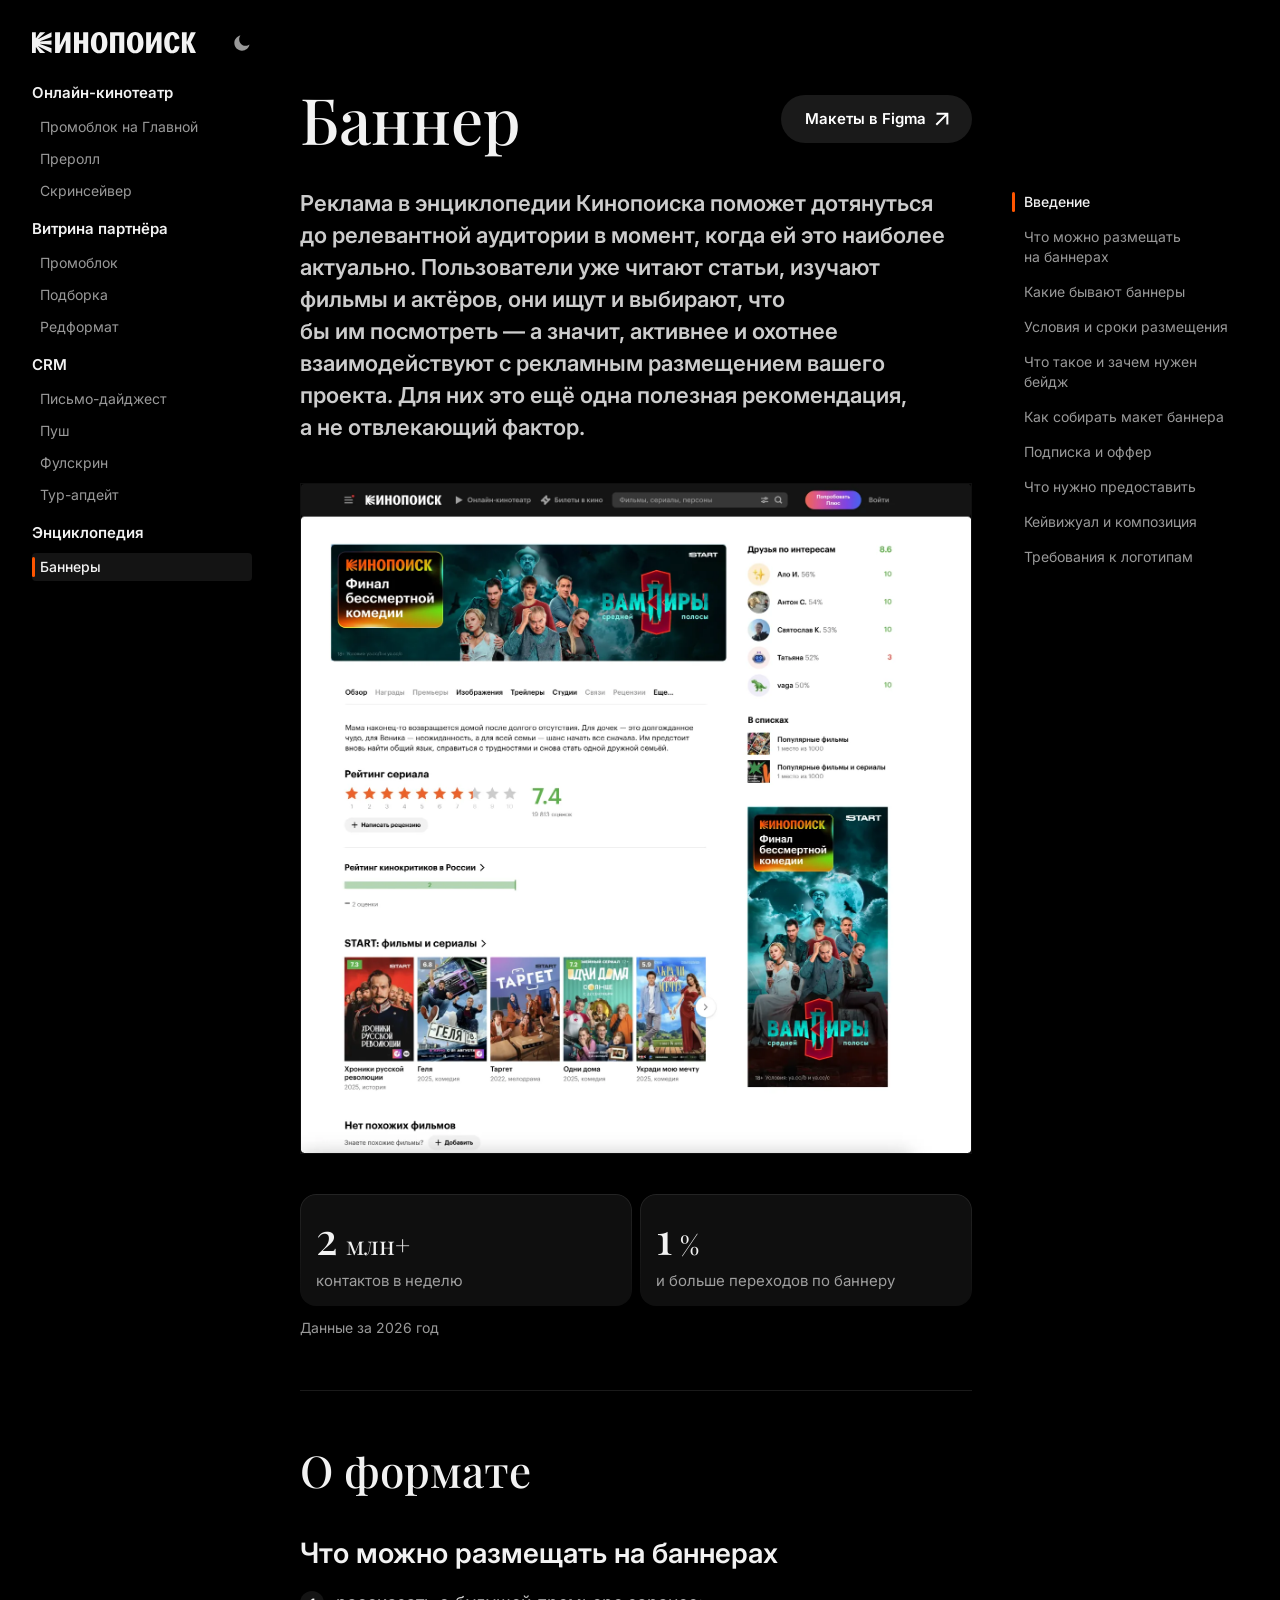
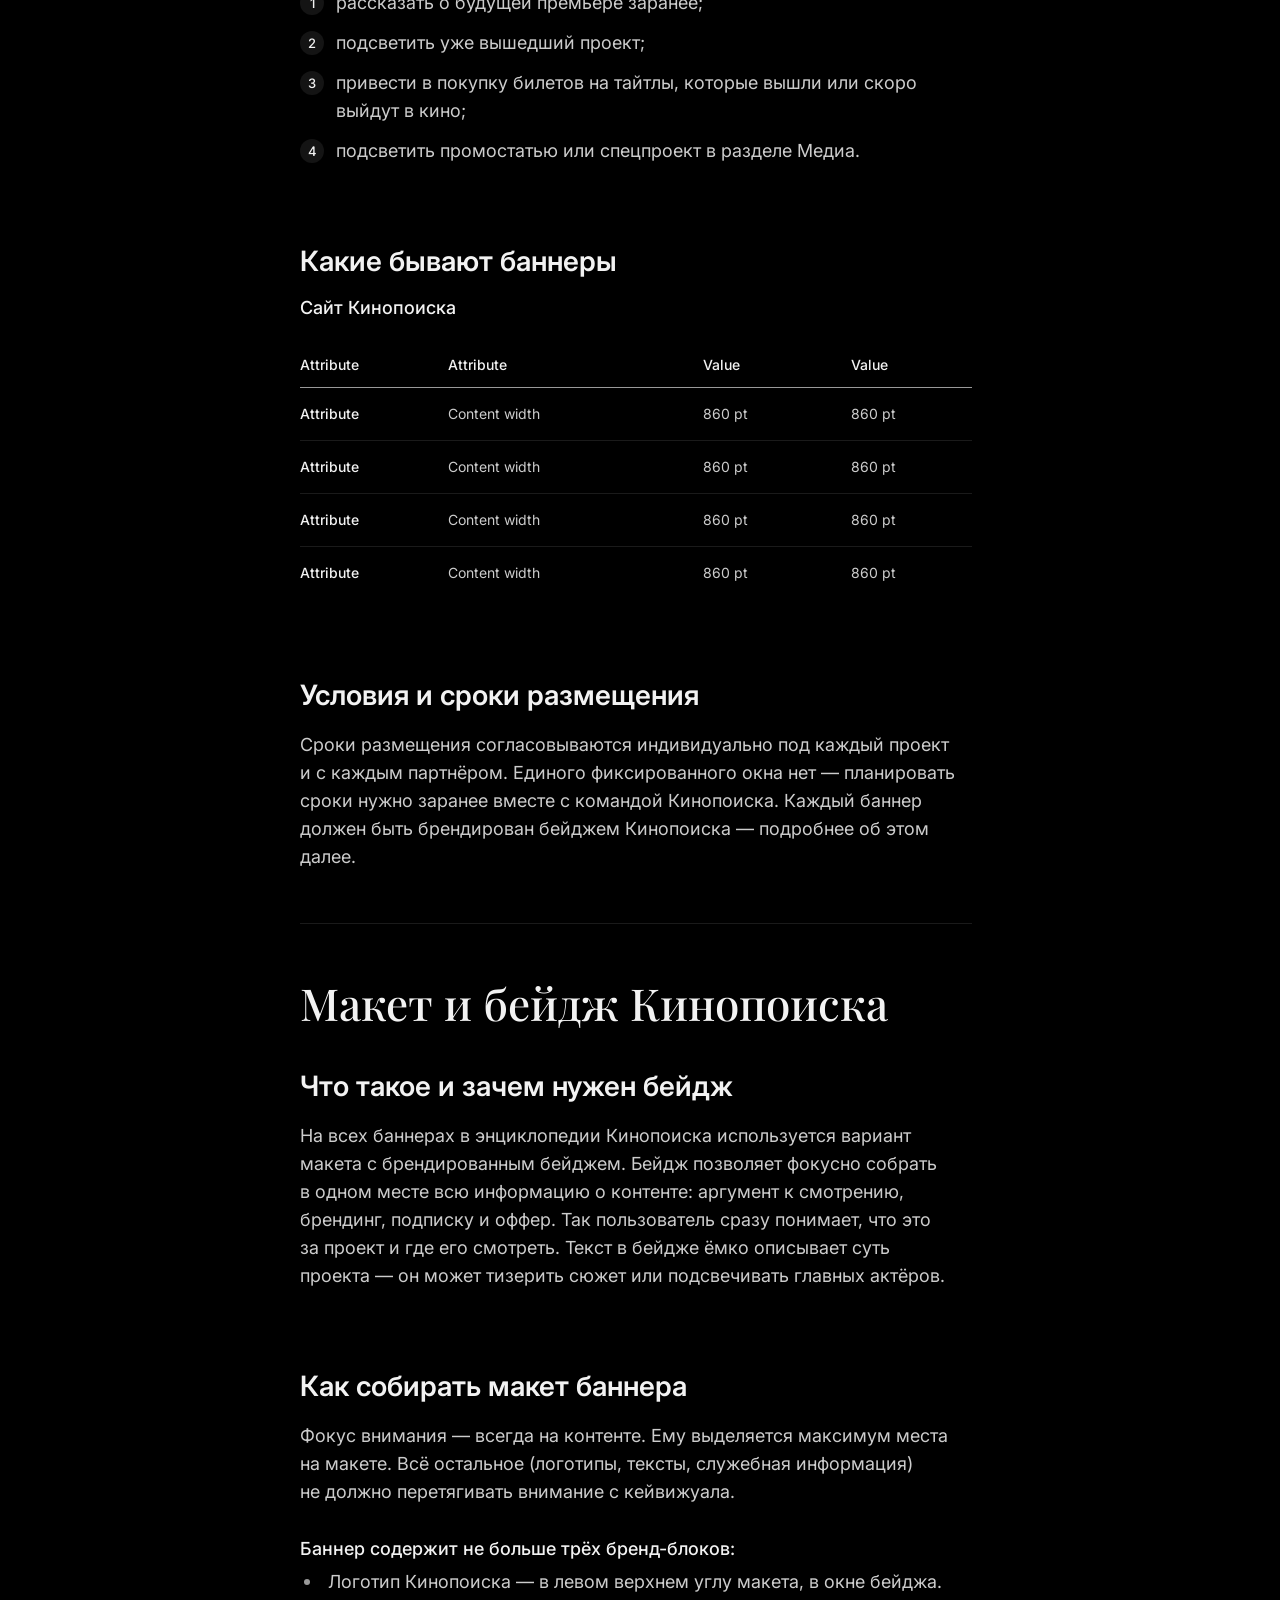
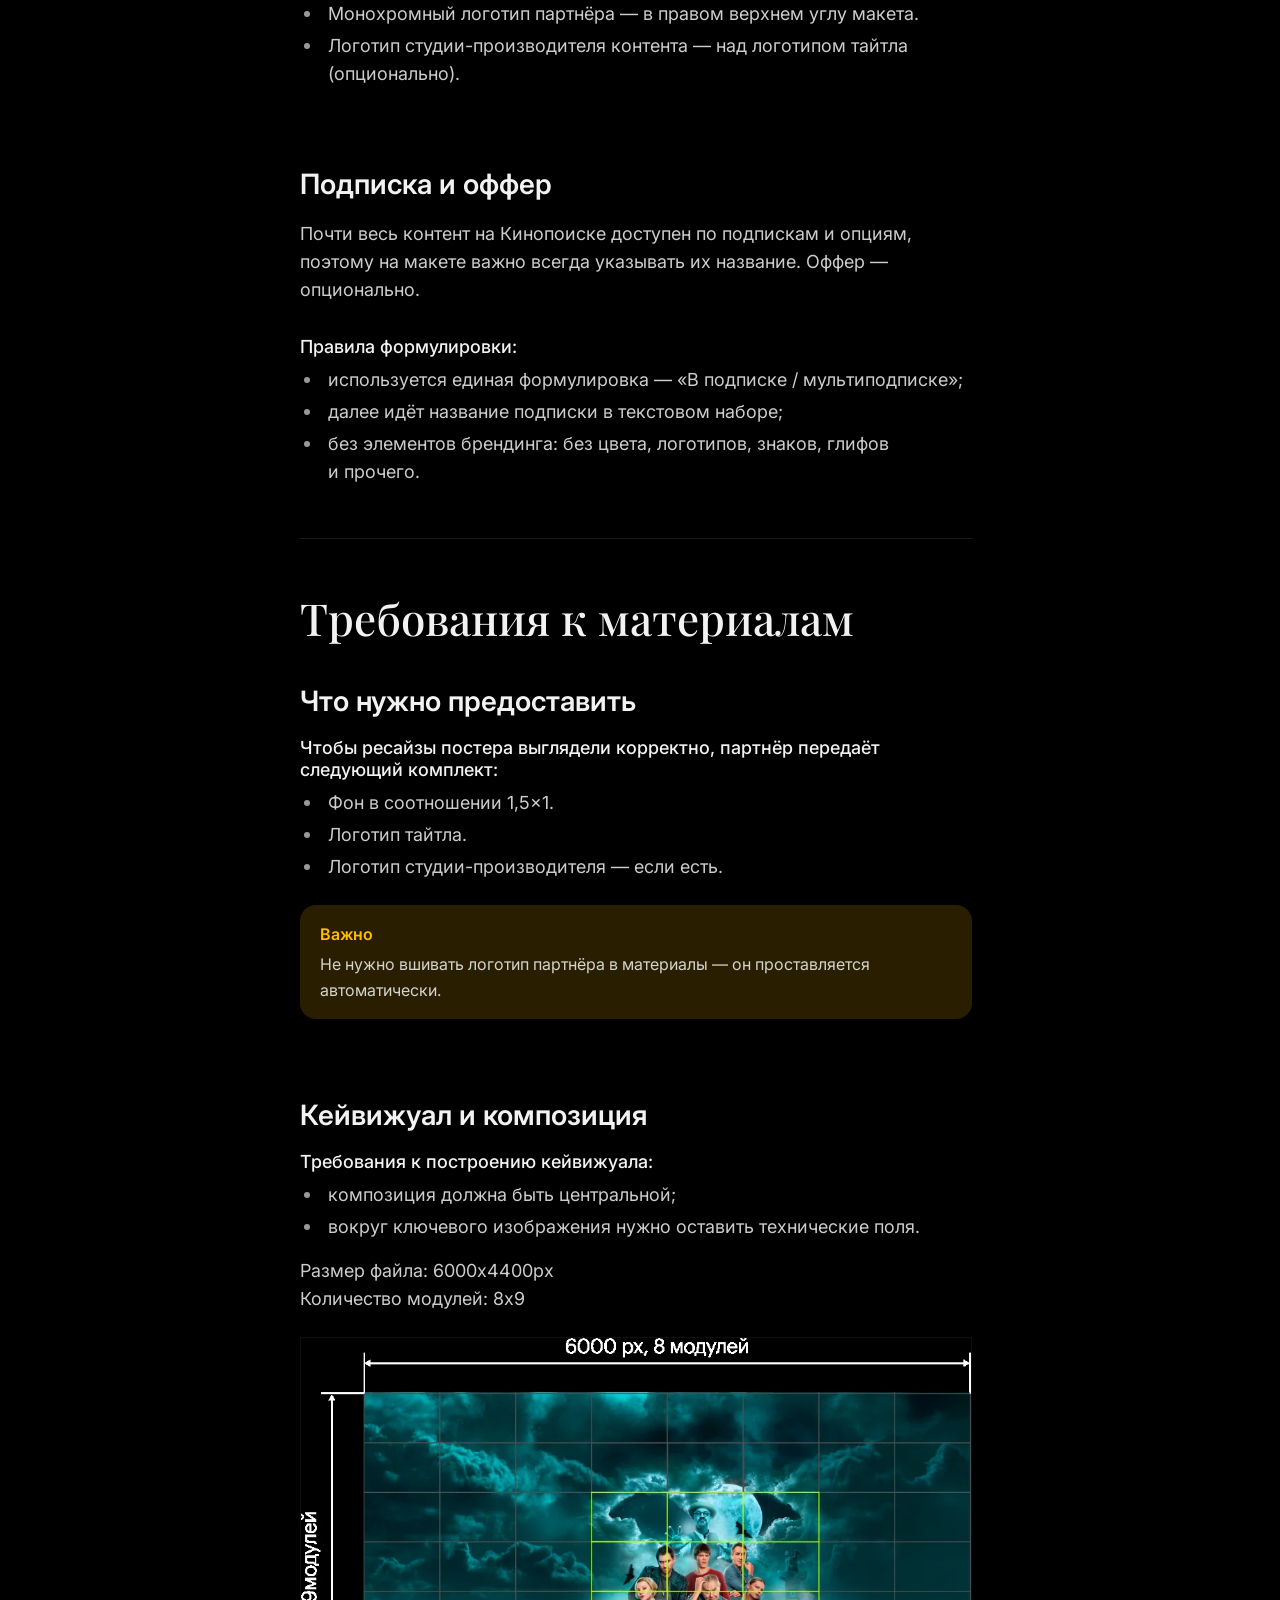
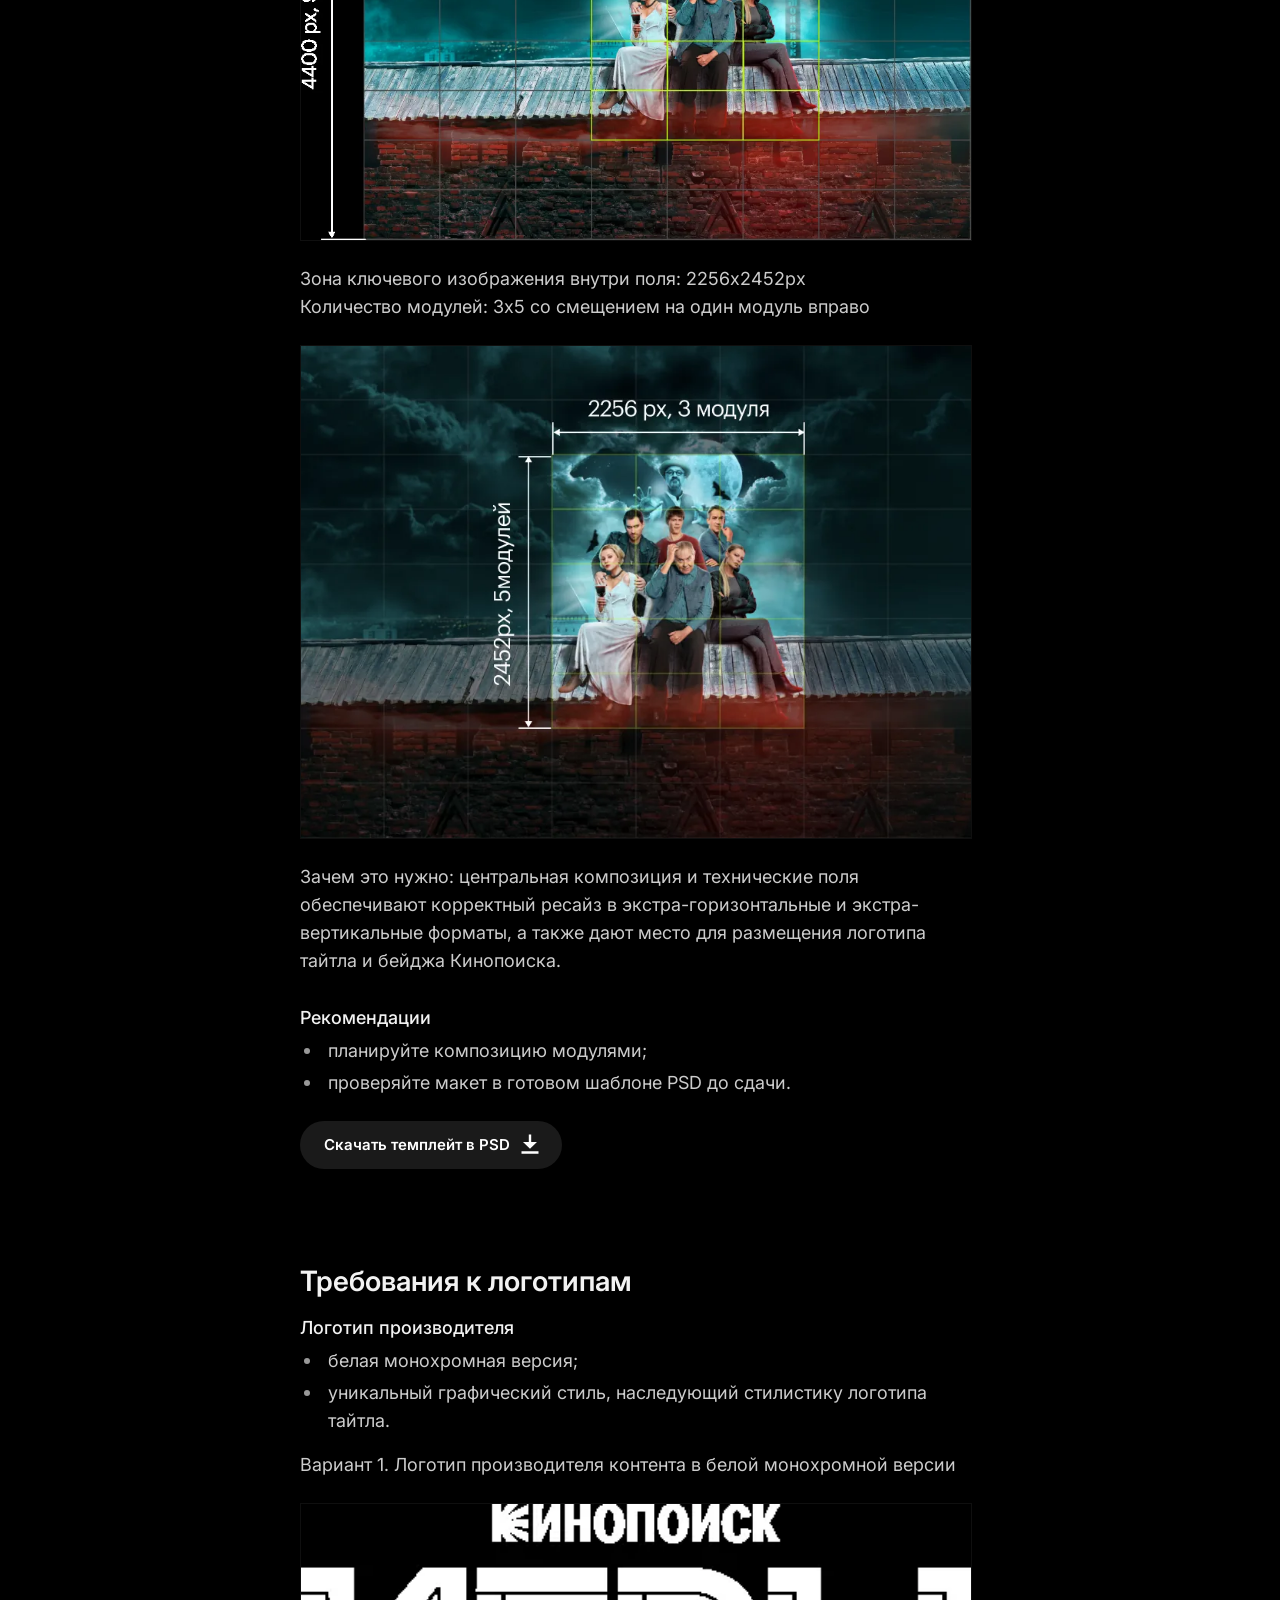
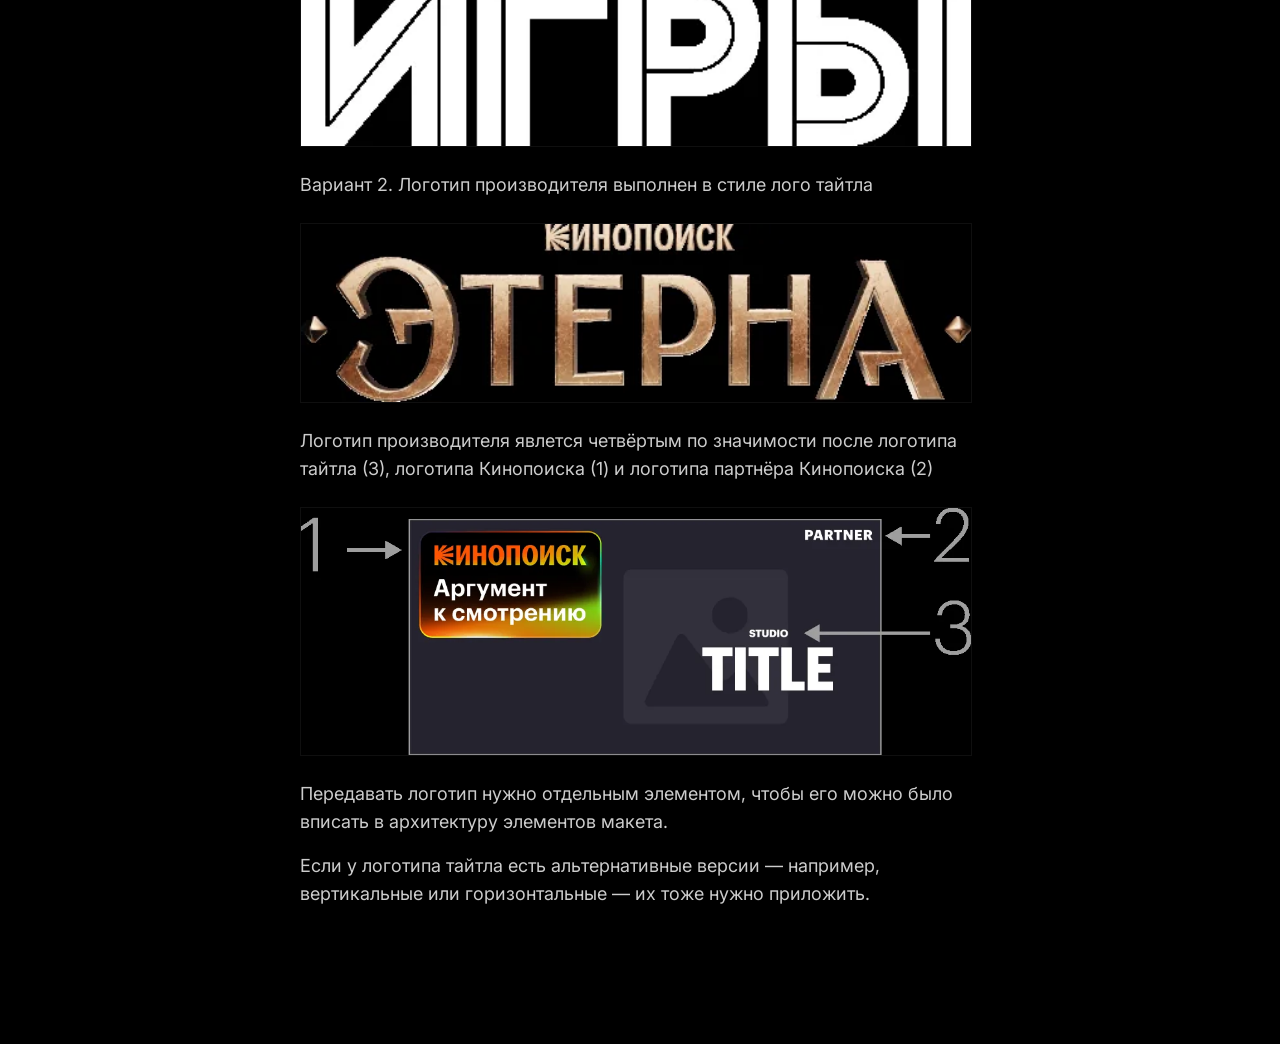
<file: banner.html>
<!DOCTYPE html>
<html lang="ru" data-theme="dark">
<head>
  <meta charset="utf-8">
  <meta name="viewport" content="width=device-width, initial-scale=1">
  <script>
    // по умолчанию тёмная — системную настройку намеренно не слушаем.
    // Ставим до первой отрисовки, иначе у выбравших светлую мигает тёмный фон.
    (function () {
      var saved = null;
      try { saved = localStorage.getItem('theme'); } catch (e) {}
      document.documentElement.dataset.theme = saved === 'light' ? 'light' : 'dark';
    })();
  </script>
  <title>Баннер — Лендинг форматов</title>
  <meta name="description" content="Реклама в энциклопедии Кинопоиска поможет дотянуться до релевантной аудитории в момент, когда ей это наиболее актуально. Пользователи уже читают статьи, изучают">
  <meta name="theme-color" content="#000000" media="(prefers-color-scheme: dark)">
  <meta name="theme-color" content="#fcfcfb" media="(prefers-color-scheme: light)">
  <meta property="og:title" content="Баннер — гайд по формату">
  <meta property="og:description" content="Реклама в энциклопедии Кинопоиска поможет дотянуться до релевантной аудитории в момент, когда ей это наиболее актуально. Пользователи уже читают статьи, изучают">
  <meta property="og:type" content="article">
  <!-- Иконка вкладки. Вектор понимают все актуальные браузеры, ico оставлен
       запасным для старых, apple-touch-icon — для плитки на домашнем экране
       iOS. Порядок важен: из подходящих ему rel="icon" браузер берёт
       последний, поэтому ico идёт раньше svg. Версия по содержимому нужна
       и здесь — иконку браузеры кешируют особенно упрямо. -->
  <link rel="icon" href="assets/img/favicon.ico?v=32e68de0" sizes="48x48">
  <link rel="icon" href="assets/img/favicon.svg?v=9c4452aa" type="image/svg+xml">
  <link rel="apple-touch-icon" href="assets/img/apple-touch-icon.png?v=b677050d">
  <link rel="preconnect" href="https://fonts.googleapis.com">
  <link rel="preconnect" href="https://fonts.gstatic.com" crossorigin>
  <link rel="stylesheet" href="https://fonts.googleapis.com/css2?family=Inter:wght@400;500;600&amp;family=Playfair+Display:wght@400;500&amp;display=swap">
  <link rel="stylesheet" href="assets/css/style.css?v=96b4fb21">
</head>
<body>
  <div class="layout">
    <aside class="sidebar" id="sidebar">
      <div class="sidebar__head">
        <a class="brand" href="index.html" aria-label="Форматы Кинопоиска"><svg width="164" height="36" aria-hidden="true" focusable="false" viewBox="0 0 164 36" fill="none" xmlns="http://www.w3.org/2000/svg">
<path fill-rule="evenodd" clip-rule="evenodd" d="M58.8602 17.648C58.8602 11.7324 61.8144 7 67.142 7C72.4696 7 75.4238 11.7324 75.4238 17.648C75.4238 23.5635 72.4696 28.296 67.142 28.296C61.8144 28.296 58.8602 23.5635 58.8602 17.648ZM67.142 25.3418C69.2142 25.3418 70.0962 21.7925 70.0962 17.6552C70.0962 13.5179 69.207 9.96853 67.142 9.96853C65.0769 9.96853 64.1878 13.5179 64.1878 17.6552C64.1806 21.7925 65.0697 25.3418 67.142 25.3418ZM3.8433 7.29462V12.9162H4.13731L7.98062 7.29462H13.3011L6.20238 13.7981L6.49639 14.0921L19.5105 7.28745V12.0199L7.97344 16.1572V16.4512L19.5105 15.4186V19.8571L7.97344 18.8246V19.1185L19.5105 23.2558V27.9883L6.49639 21.1836L6.20238 21.4776L13.3011 27.9811H7.98062L4.13731 22.3596H3.8433V27.9811H0V7.28029H3.8433V7.29462ZM23.0836 7.30031H28.11L27.816 19.7194H28.11L34.0256 7.30031H38.464V28.0011H33.4376L33.7316 15.5821H33.4376L27.522 28.0011H23.0836V7.30031ZM47.0294 7.30031H42.0029V28.0011H47.0294V18.8302H51.1667V28.0011H56.1931V7.30031H51.1667V15.2881H47.0294V7.30031ZM92.2772 7.30031H78.087V28.0011H83.1134V10.8496H87.2507V28.0011H92.2772V7.30031ZM94.937 17.648C94.937 11.7324 97.8912 7 103.219 7C108.539 7 111.501 11.7324 111.501 17.648C111.501 23.5635 108.546 28.296 103.219 28.296C97.8984 28.296 94.937 23.5635 94.937 17.648ZM103.219 25.3418C105.291 25.3418 106.173 21.7925 106.173 17.6552C106.173 13.5179 105.284 9.96853 103.219 9.96853C101.147 9.96853 100.265 13.5179 100.265 17.6552C100.265 21.7925 101.147 25.3418 103.219 25.3418ZM119.183 7.30031H114.157V28.0011H118.595L124.511 15.5821H124.805L124.511 28.0011H129.537V7.30031H125.099L119.183 19.7194H118.889L119.183 7.30031ZM142.863 20.9033L147.596 21.4913C146.706 25.6286 144.641 28.296 140.232 28.296C134.911 28.296 132.215 23.5635 132.215 17.648C132.215 11.7324 134.904 7 140.232 7C144.548 7 146.706 9.66021 147.596 13.5035L142.863 14.6866C142.569 12.6144 141.709 9.9542 140.232 9.9542C138.461 9.9542 137.543 13.5035 137.543 17.6408C137.543 21.7494 138.461 25.3275 140.232 25.3275C141.68 25.3418 142.562 22.9756 142.863 20.9033ZM154.686 7.30031H149.953V28.0011H154.686V18.8302H154.98L158.529 28.0011H164L158.823 17.3532L163.849 7.30031H158.823L154.98 16.4712H154.686V7.30031Z" fill="currentColor"/>
</svg></a>
        <button class="theme-switch" type="button" data-theme-toggle
                role="switch" aria-checked="false" aria-label="Светлая тема">
          <span class="theme-switch__window" aria-hidden="true">
            <svg data-icon="dark" viewBox="0 0 20 20"><path d="M8.47278 2.50001C7.65938 3.5789 7.17688 4.92172 7.17688 6.37697C7.17693 9.93688 10.0632 12.8223 13.6232 12.8223C15.0784 12.8223 16.4212 12.3408 17.5001 11.5274C16.7933 15.0243 13.7026 17.6572 9.99719 17.6572C5.76992 17.6571 2.34304 14.2302 2.3429 10.0029C2.3429 6.29755 4.97577 3.20679 8.47278 2.50001Z"/></svg>
            <svg data-icon="light" viewBox="0 0 20 20"><path d="M11 18.3335H9V15.7476C9.32491 15.8037 9.65905 15.8325 10 15.8325C10.3408 15.8325 10.6752 15.8037 11 15.7476V18.3335ZM5.22949 13.3569C5.61614 13.9053 6.09512 14.3844 6.64355 14.771L4.87402 16.5405L3.45996 15.1265L5.22949 13.3569ZM16.541 15.1265L15.127 16.5405L13.3574 14.771C13.9059 14.3844 14.3848 13.9054 14.7715 13.3569L16.541 15.1265ZM10 5.83252C12.3012 5.83252 14.167 7.69833 14.167 9.99951C14.167 12.3007 12.3012 14.1665 10 14.1665C7.69881 14.1665 5.83301 12.3007 5.83301 9.99951C5.83301 7.69833 7.69881 5.83252 10 5.83252ZM4.25195 8.99951C4.19582 9.32443 4.16699 9.65856 4.16699 9.99951C4.16699 10.3404 4.19586 10.6747 4.25195 10.9995H1.66699V8.99951H4.25195ZM18.334 10.9995H15.748C15.8041 10.6747 15.833 10.3404 15.833 9.99951C15.833 9.65856 15.8042 9.32443 15.748 8.99951H18.334V10.9995ZM16.541 4.87353L14.7715 6.64307C14.3849 6.09463 13.9058 5.61565 13.3574 5.229L15.127 3.45947L16.541 4.87353ZM6.64258 5.22803C6.0941 5.61467 5.61516 6.09361 5.22852 6.64209L3.45996 4.87353L4.87402 3.45947L6.64258 5.22803ZM11 4.25146C10.6752 4.19537 10.3408 4.1665 10 4.1665C9.65905 4.1665 9.32491 4.19533 9 4.25146V1.6665H11V4.25146Z"/></svg>
          </span>
        </button>
      </div>
      <button class="nav-toggle" type="button" data-nav-toggle>Разделы</button>
      <div class="nav-groups">
          <div class="nav-group"><p class="nav-group__title" id="nav-онлайн-кинотеатр">Онлайн-кинотеатр</p><ul class="nav-list" aria-labelledby="nav-онлайн-кинотеатр"><li><a href="#" aria-disabled="true">Промоблок на Главной</a></li><li><a href="index.html">Преролл</a></li><li><a href="#" aria-disabled="true">Скринсейвер</a></li></ul></div>
          <div class="nav-group"><p class="nav-group__title" id="nav-витрина-партнёра">Витрина партнёра</p><ul class="nav-list" aria-labelledby="nav-витрина-партнёра"><li><a href="#" aria-disabled="true">Промоблок</a></li><li><a href="#" aria-disabled="true">Подборка</a></li><li><a href="#" aria-disabled="true">Редформат</a></li></ul></div>
          <div class="nav-group"><p class="nav-group__title" id="nav-crm">CRM</p><ul class="nav-list" aria-labelledby="nav-crm"><li><a href="#" aria-disabled="true">Письмо-дайджест</a></li><li><a href="#" aria-disabled="true">Пуш</a></li><li><a href="#" aria-disabled="true">Фулскрин</a></li><li><a href="#" aria-disabled="true">Тур-апдейт</a></li></ul></div>
          <div class="nav-group"><p class="nav-group__title" id="nav-энциклопедия">Энциклопедия</p><ul class="nav-list" aria-labelledby="nav-энциклопедия"><li><a href="banner.html" aria-current="page">Баннеры</a></li></ul></div>
      </div>
    </aside>

    <main class="main">
      <div class="intro" id="введение">
        <div class="page-head">
          <h1 class="page-title">Баннер</h1>
          <span class="pill"><span class="pill__text">Макеты в Figma<span class="pill__arrow" aria-hidden="true"></span></span></span>
        </div>
        <p class="lead">Реклама в энциклопедии Кинопоиска поможет дотянуться до релевантной аудитории в момент, когда ей это наиболее актуально. Пользователи уже читают статьи, изучают фильмы и актёров, они ищут и выбирают, что бы им посмотреть — а значит, активнее и охотнее взаимодействуют с рекламным размещением вашего проекта. Для них это ещё одна полезная рекомендация, а не отвлекающий фактор.</p>
        <figure><img class="media" src="assets/img/469-17461.webp?v=03ca6be3" alt="" fetchpriority="high" decoding="sync" width="1480" height="1477"></figure>
        <div class="bento" style="--bento-rows: 1"><div class="bento__card"><p class="bento__title"><span>2</span><span class="bento__unit">млн+</span></p><p class="bento__body">контактов в неделю</p></div><div class="bento__card"><p class="bento__title"><span>1</span><span class="bento__unit">%</span></p><p class="bento__body">и больше переходов по баннеру</p></div></div>
        <p class="bento__period">Данные за 2026 год</p>
      </div>

      <hr class="divider"><h2 class="chapter__title">О формате</h2><section class="section" id="что-можно-размещать-на-баннерах">
        <h2><a class="anchor" href="#что-можно-размещать-на-баннерах">Что можно размещать на баннерах<span class="anchor__icon" aria-hidden="true"></span></a></h2>
        <ol class="steps"><li>рассказать о будущей премьере заранее;</li><li>подсветить уже вышедший проект;</li><li>привести в покупку билетов на тайтлы, которые вышли или скоро выйдут в кино;</li><li>подсветить промостатью или спецпроект в разделе Медиа.</li></ol>
      </section><section class="section" id="какие-бывают-баннеры">
        <h2><a class="anchor" href="#какие-бывают-баннеры">Какие бывают баннеры<span class="anchor__icon" aria-hidden="true"></span></a></h2>
        <h3>Сайт Кинопоиска</h3>
        <div class="table-wrap"><table class="spec-table spec-table--4"><thead><tr><th>Attribute</th><th>Attribute</th><th>Value</th><th>Value</th></tr></thead><tbody><tr><td>Attribute</td><td>Content width</td><td>860 pt</td><td>860 pt</td></tr><tr><td>Attribute</td><td>Content width</td><td>860 pt</td><td>860 pt</td></tr><tr><td>Attribute</td><td>Content width</td><td>860 pt</td><td>860 pt</td></tr><tr><td>Attribute</td><td>Content width</td><td>860 pt</td><td>860 pt</td></tr></tbody></table></div>
      </section><section class="section" id="условия-и-сроки-размещения">
        <h2><a class="anchor" href="#условия-и-сроки-размещения">Условия и сроки размещения<span class="anchor__icon" aria-hidden="true"></span></a></h2>
        <p>Сроки размещения согласовываются индивидуально под каждый проект и с каждым партнёром. Единого фиксированного окна нет — планировать сроки нужно заранее вместе с командой Кинопоиска. Каждый баннер должен быть брендирован бейджем Кинопоиска — подробнее об этом далее.</p>
      </section><hr class="divider"><h2 class="chapter__title">Макет и бейдж Кинопоиска</h2><section class="section" id="что-такое-и-зачем-нужен-бейдж">
        <h2><a class="anchor" href="#что-такое-и-зачем-нужен-бейдж">Что такое и зачем нужен бейдж<span class="anchor__icon" aria-hidden="true"></span></a></h2>
        <p>На всех баннерах в энциклопедии Кинопоиска используется вариант макета с брендированным бейджем. Бейдж позволяет фокусно собрать в одном месте всю информацию о контенте: аргумент к смотрению, брендинг, подписку и оффер. Так пользователь сразу понимает, что это за проект и где его смотреть. Текст в бейдже ёмко описывает суть проекта — он может тизерить сюжет или подсвечивать главных актёров.</p>
      </section><section class="section" id="как-собирать-макет-баннера">
        <h2><a class="anchor" href="#как-собирать-макет-баннера">Как собирать макет баннера<span class="anchor__icon" aria-hidden="true"></span></a></h2>
        <p>Фокус внимания — всегда на контенте. Ему выделяется максимум места на макете. Всё остальное (логотипы, тексты, служебная информация) не должно перетягивать внимание с кейвижуала.</p>
        <h3>Баннер содержит не больше трёх бренд-блоков:</h3>
        <ul><li>Логотип Кинопоиска — в левом верхнем углу макета, в окне бейджа.</li><li>Монохромный логотип партнёра — в правом верхнем углу макета.</li><li>Логотип студии-производителя контента — над логотипом тайтла (опционально).</li></ul>
      </section><section class="section" id="подписка-и-оффер">
        <h2><a class="anchor" href="#подписка-и-оффер">Подписка и оффер<span class="anchor__icon" aria-hidden="true"></span></a></h2>
        <p>Почти весь контент на Кинопоиске доступен по подпискам и опциям, поэтому на макете важно всегда указывать их название. Оффер — опционально.</p>
        <h3>Правила формулировки:</h3>
        <ul><li>используется единая формулировка — «В подписке / мультиподписке»;</li><li>далее идёт название подписки в текстовом наборе;</li><li>без элементов брендинга: без цвета, логотипов, знаков, глифов и прочего.</li></ul>
      </section><hr class="divider"><h2 class="chapter__title">Требования к материалам</h2><section class="section" id="что-нужно-предоставить">
        <h2><a class="anchor" href="#что-нужно-предоставить">Что нужно предоставить<span class="anchor__icon" aria-hidden="true"></span></a></h2>
        <h3>Чтобы ресайзы постера выглядели корректно, партнёр передаёт следующий комплект:</h3>
        <ul><li>Фон в соотношении 1,5×1.</li><li>Логотип тайтла.</li><li>Логотип студии-производителя — если есть.</li></ul>
        <aside class="note note--alert"><p class="note__title">Важно</p><p>Не нужно вшивать логотип партнёра в материалы — он проставляется автоматически.</p></aside>
      </section><section class="section" id="кейвижуал-и-композиция">
        <h2><a class="anchor" href="#кейвижуал-и-композиция">Кейвижуал и композиция<span class="anchor__icon" aria-hidden="true"></span></a></h2>
        <h3>Требования к построению кейвижуала:</h3>
        <ul><li>композиция должна быть центральной;</li><li>вокруг ключевого изображения нужно оставить технические поля.</li></ul>
        <p>Размер файла: 6000х4400px<br>Количество модулей: 8x9</p>
        <figure><img class="media" src="assets/img/469-17611.webp?v=4fb06675" alt="" width="964" height="723"></figure>
        <p>Зона ключевого изображения внутри поля: 2256x2452px<br>Количество модулей: 3x5 со смещением на один модуль вправо</p>
        <figure><img class="media" src="assets/img/469-17750.webp?v=fd8a4283" alt="" width="872" height="640"></figure>
        <p>Зачем это нужно: центральная композиция и технические поля обеспечивают корректный ресайз в экстра-горизонтальные и экстра-вертикальные форматы, а также дают место для размещения логотипа тайтла и бейджа Кинопоиска.</p>
        <h3>Рекомендации</h3>
        <ul><li>планируйте композицию модулями;</li><li>проверяйте макет в готовом шаблоне PSD до сдачи.</li></ul>
        <a class="pill pill--file" href="https://disk.yandex.ru/d/JlPr2Yw9hBwVLw" target="_blank" rel="noopener"><span class="pill__text">Скачать темплейт в PSD<span class="pill__download" aria-hidden="true"></span></span></a>
      </section><section class="section" id="требования-к-логотипам">
        <h2><a class="anchor" href="#требования-к-логотипам">Требования к логотипам<span class="anchor__icon" aria-hidden="true"></span></a></h2>
        <h3>Логотип производителя</h3>
        <ul><li>белая монохромная версия;</li><li>уникальный графический стиль, наследующий стилистику логотипа тайтла.</li></ul>
        <p>Вариант 1. Логотип производителя контента в белой монохромной версии</p>
        <figure><img class="media" src="assets/img/469-17780.webp?v=a6369711" alt="" width="442" height="160"></figure>
        <p>Вариант 2. Логотип производителя выполнен в стиле лого тайтла</p>
        <figure><img class="media" src="assets/img/I469-17786-882-4520.webp?v=5d2eb785" alt="" width="533" height="141"></figure>
        <p>Логотип производителя явлется четвёртым по значимости после логотипа тайтла (3), логотипа Кинопоиска (1) и логотипа партнёра Кинопоиска (2)</p>
        <figure><img class="media" src="assets/img/469-17789.webp?v=bbb82f81" alt="" width="1034" height="382"></figure>
        <p>Передавать логотип нужно отдельным элементом, чтобы его можно было вписать в архитектуру элементов макета.</p>
        <p>Если у логотипа тайтла есть альтернативные версии — например, вертикальные или горизонтальные — их тоже нужно приложить.</p>
      </section>
    </main>

    <aside class="toc" aria-label="Содержание">
      <ol>
        <span class="toc__marker" aria-hidden="true"></span>
        <li><a href="#введение">Введение</a></li><li><a href="#что-можно-размещать-на-баннерах">Что можно размещать на баннерах</a></li><li><a href="#какие-бывают-баннеры">Какие бывают баннеры</a></li><li><a href="#условия-и-сроки-размещения">Условия и сроки размещения</a></li><li><a href="#что-такое-и-зачем-нужен-бейдж">Что такое и зачем нужен бейдж</a></li><li><a href="#как-собирать-макет-баннера">Как собирать макет баннера</a></li><li><a href="#подписка-и-оффер">Подписка и оффер</a></li><li><a href="#что-нужно-предоставить">Что нужно предоставить</a></li><li><a href="#кейвижуал-и-композиция">Кейвижуал и композиция</a></li><li><a href="#требования-к-логотипам">Требования к логотипам</a></li>
      </ol>
    </aside>
  </div>
  <script src="assets/js/app.js?v=d78fb98d"></script>
</body>
</html>
</file>
<file: assets/css/style.css>
/* Лендинг форматов — токены и вёрстка. Значения сняты с макета Figma. */

/* Тёмная тема — та, что в макете. Светлая собрана зеркально по той же шкале
   прозрачностей: в коллекции Theme светлого режима нет, есть только эти значения. */

:root {
  /* векторы из макета, выгружены как есть и подключаются масками */
  --icon-play: url('data:image/svg+xml,<svg xmlns="http://www.w3.org/2000/svg" viewBox="0 0 16 16"><path d="M14 8L4 13.75V2.25L14 8Z" fill="black"/></svg>');
  --icon-open-new: url('data:image/svg+xml,<svg xmlns="http://www.w3.org/2000/svg" viewBox="0 0 20 20"><path d="M16.3325 15.5078H14.3325V7.08887L4.9975 16.4238L3.58344 15.0098L12.9184 5.6748H4.49847V3.6748L16.3325 3.6748V15.5078Z" fill="black"/></svg>');
  --icon-download: url('data:image/svg+xml,<svg xmlns="http://www.w3.org/2000/svg" viewBox="0 0 24 24"><path d="M20.4999 20.7002H3.49988V18.2998H20.4999V20.7002ZM13.2001 9H18.9999L11.9999 15.75L4.99988 9H10.7997V1.5H13.2001V9Z" fill="black"/></svg>');
  --icon-anchor: url('data:image/svg+xml,<svg xmlns="http://www.w3.org/2000/svg" viewBox="0 0 20 20"><path d="M11.8652 8.16699C13.9502 10.252 13.951 13.6336 11.8662 15.7188L11.6152 15.9688L11.415 16.1592C9.31909 18.0524 6.08326 17.9885 4.06348 15.9688L3.87402 15.7705C1.98516 13.6799 2.04397 10.4546 4.04883 8.43359L5.46289 9.84766C4.17434 11.1528 4.17897 13.2558 5.47754 14.5547C6.78159 15.8587 8.89712 15.8587 10.2012 14.5547L10.4512 14.3037C11.7548 12.9998 11.7547 10.886 10.4512 9.58203C10.4266 9.5575 10.4011 9.53337 10.376 9.50977L11.791 8.09473C11.8158 8.11862 11.8408 8.14253 11.8652 8.16699ZM8.40625 3.87402C10.502 1.98061 13.7379 2.04402 15.7578 4.06348L15.9473 4.2627C17.8362 6.35334 17.7775 9.57866 15.7725 11.5996L14.3584 10.1855C15.6471 8.88041 15.6424 6.7775 14.3438 5.47852C13.0397 4.17446 10.9251 4.17446 9.62109 5.47852L9.37012 5.72852C8.06633 7.03259 8.06713 9.14721 9.37109 10.4512C9.3956 10.4757 9.42024 10.4999 9.44531 10.5234L8.03027 11.9385C8.00545 11.9146 7.9815 11.8897 7.95703 11.8652C5.87202 9.78022 5.87121 6.39958 7.95605 4.31445L8.20703 4.06348L8.40625 3.87402Z" fill="black"/></svg>');
}

:root,
[data-theme="dark"] {
  color-scheme: dark;

  --surface: #000000;
  --surface-card: rgba(255, 255, 255, 0.06); /* Fill/Ten */
  /* Тот же цвет, но непрозрачный. Нужен ровно в одном месте — под липким
     названием группы в меню: оно лежит НА плашке, покрашенной тем же токеном,
     и прозрачность сложилась бы сама с собой, а заголовок вышел бы светлее
     плашки. Это не второй оттенок, а двойник.
     При смене фона пересчитать и обязательно сверить по пикселю: липкая
     колонка рисуется отдельным слоем, и на тёплом фоне альфа там округлялась
     вверх — расчёт с отрисовкой расходился на единицу. Сейчас 6% на #000000
     дают 15,15,15 и в слое, и вне его. Тот же приём у --border-soft. */
  --surface-card-solid: #0f0f0f;
  --surface-card-hover: rgba(255, 255, 255, 0.08);
  --border: rgba(255, 255, 255, 0.15);
  /* Непрозрачный, а не 10% белого: линия эта встречалась и в липком слое, где
     альфа округляется вверх, и рядом с обычным разделителем — они расходились
     на единицу. Значение то же, что даёт 10% на фоне страницы; при смене фона
     пересчитать, а если линия однажды ляжет на карточку — вернуть альфу */
  --border-soft: #1a1a1a;
  /* линия под шапкой таблицы — единственная сильная линия на странице:
     она отделяет заголовки колонок от данных, а не строку от строки */
  --border-table-head: rgba(255, 255, 255, 0.6);
  --border-media: rgba(255, 255, 255, 0.06); /* Fill/Ten */
  /* кнопка Play лежит поверх кадра, а не поверх страницы — в светлой теме
     не зеркалим, иначе бейдж перестанет читаться на тёмном видео */
  --fill-media-badge: rgba(255, 255, 255, 0.1); /* Fill/Ten */
  /* Тень под плиткой ролика на ховере — геометрия с карточек hd.kinopoisk.ru:
     ближний слой держит форму, дальний растекается вокруг. Чистый чёрный: на
     тёмной странице тень не затемняет, а гасит фон вокруг поднятой плитки.
     В сторожа палитры не заводим намеренно: он сравнивает плоские тона на
     подложке, а размытая тень ни с одним из них не сопоставима. */
  --shadow-card: 0 4px 104px #000000, 0 24px 220px #000000;
  --text: rgba(255, 255, 255, 0.8);
  --text-strong: #f2f2f2;
  --text-muted: rgba(255, 255, 255, 0.6);
  --border-button: rgba(255, 255, 255, 0.09); /* верх градиентной рамки карточки */
  /* кнопка из макета 523:7176 «тёмная»: 10% белого, подпись чистая белая */
  --surface-button: rgba(255, 255, 255, 0.1);
  --text-button: #ffffff;
  /* Заливки цветных плашек. Правило семьи: у трёх плашек одна светлота и
     разный тон — тогда они читаются набором, а не случайными пятнами.
     Светлота выравнена по расчёту, до L* = 12 на фоне страницы, поэтому
     прозрачности разные: красный сам по себе тёмный, ему нужно 24%, чтобы
     догнать зелёный и золотой на 16%.
     Тона взяты насыщенными: чем чище источник, тем медленнее падает цветность
     вслед за светлотой. Прежние приглушённые тона на 10% давали не цвет,
     а грязь — красный уходил в коричневый, золотой в оливковый. */
  --surface-allow: rgba(0, 230, 150, 0.16);
  --surface-deny: rgba(255, 60, 90, 0.24);
  --surface-warning: rgba(255, 190, 0, 0.16);
  /* заголовок — тон своей заливки в полную силу; контраст на ней от 4,7 */
  --text-allow: #00e696;
  --text-deny: #ff3c5a;
  --text-warning: #ffbe00;
}

[data-theme="light"] {
  color-scheme: light;

  /* не чистый белый: тёплая примесь снимает с длинного текста резкость,
     которую даёт #fff, и страница перестаёт слепить. Цвет держат оба
     непрозрачных двойника ниже — при его правке пересчитать и их */
  --surface: #fcfcfb;
  --surface-card: rgba(0, 0, 0, 0.04);
  --surface-card-solid: #f2f2f1; /* тот же цвет непрозрачным — см. тёмную тему */
  /* 0.07, а не зеркальные тёмной теме 0.08: на белом чёрная альфа набирает
     вес быстрее. И не 0.06, как было: с 0.06 подсветка совпадала с заливкой
     кнопки (5% чёрного из макета) — две заливки на фоне страницы в двух
     единицах друг от друга. Кнопку двигать нельзя, её значение из макета. */
  --surface-card-hover: rgba(0, 0, 0, 0.07);
  --border: rgba(0, 0, 0, 0.16);
  --border-soft: #e2e2e1; /* те же 10% чёрного на фоне страницы */
  /* зеркалим: 60% белого в светлой теме просто исчезло бы */
  --border-table-head: rgba(0, 0, 0, 0.6);
  --border-media: rgba(0, 0, 0, 0.06);
  /* --fill-media-badge не зеркалим — см. комментарий в :root */
  /* В светлой теме тени под плиткой нет: чёрное размытие на белом даёт серое
     облако, а не глубину. Плитку на ховере по-прежнему поднимает масштаб. */
  --shadow-card: none;
  /* плотный чёрный вместо полупрозрачного: на белом текст с альфой выглядит
     вылинявшим */
  --text: #1f1f1f;
  --text-strong: #0d0d0d;
  /* 0.62 вместо зеркальных 0.6: на белом приглушённый текст теряет контраст
     быстрее, чем на чёрном — так крошки и оглавление остаются читаемыми */
  --text-muted: rgba(0, 0, 0, 0.62);
  --border-button: rgba(0, 0, 0, 0.09);
  /* кнопка из макета 520:3983 «светлая». Не зеркало тёмной: там 10% белого,
     здесь 5% чёрного — на белом фоне подложка набирает вес быстрее. Подпись
     чистая чёрная, хотя обычный текст в светлой теме плотный, а не чёрный:
     на кнопке так в макете. */
  --surface-button: rgba(0, 0, 0, 0.05);
  --text-button: #000000;
  /* Заливки плашек здесь свои, а не общие с тёмной темой. Правило семьи то же
     — одна светлота на все три, — но выполнить его одной прозрачностью нельзя:
     на чёрном альфа светлоту добавляет, на белом отнимает, и красному нужно
     24% там и 8% здесь. Тон при этом тот же самый, а смысл несёт он, а не
     прозрачность. Выравнено до L* = 95 на фоне страницы. */
  --surface-allow: rgba(0, 230, 150, 0.16);
  --surface-deny: rgba(255, 60, 90, 0.08);
  --surface-warning: rgba(255, 190, 0, 0.19);
  /* Те же тона, затемнённые ровно настолько, чтобы дать 4,5 на своей плашке:
     в полную силу они дают на светлом 1,5–3 и для заголовка не годятся.
     Дальше нужного не затемняем — от лишней светлоты тон теряет характер. */
  --text-allow: #007b50;
  --text-deny: #da0022;
  --text-warning: #8a6700;
}

:root {
  --accent: #ff5500;

  /* Заливки и заголовки цветных плашек живут в блоках тем: одной парой
     значений семью на двух фонах не удержать, разбор — там же.
     Тона родом из макета 512:3642, но взяты чище и плотнее: макетные
     на 10% годились для #0d0d0d, а на чистом чёрном обернулись грязью.
     Нейтральная заметка в эту семью не входит: она остаётся на 6% белого
     вместе с меню и карточками, её тон общий с ними.
     «Важно» жёлтое, а не брендовое #FF5500: оранжевым на странице отмечен
     текущий раздел в обоих меню, и плашка спорила с этой меткой. */

  /* лицензионные шрифты макета идут первыми — у кого они стоят, увидит макет
     один в один; остальным подставляются близкие открытые аналоги */
  --font: "Graphik Kinopoisk LC", "Inter", -apple-system, BlinkMacSystemFont,
    "Segoe UI", Roboto, "Helvetica Neue", Arial, sans-serif;
  --font-display: "SangBleu Sunrise", "Playfair Display", "Times New Roman",
    Georgia, serif;

  /* Общей ширины у макета больше нет: меню закреплено у левого края окна,
     а пара «текст + оглавление» центрируется по окну сама. */
  --col-nav: 220px;
  --col-main: 760px;
  --col-toc: 220px;
  --gap: 88px;
  /* поля полосы справа от меню — те же 48, что у Shopify */
  --rail-pad: 48px;
  /* Отступ меню от левого края окна. Тем же числом задан и отступ логотипа
     сверху, так что у колонки одинаковый воздух в углу. Держим переменной:
     это число стоит в двух местах сразу — у самой колонки и в отбивке текста,
     которая её обходит, — и разъехаться им нельзя. */
  --rail: 32px;

  /* Скругления: шкала с шагом вдвое, три ступени и две формы. Ступень
     выбирается не по вкусу, а по роли коробки — чем крупнее и самостоятельнее
     блок, тем больше радиус:
       item    — то, что лежит внутри плашки и подсвечивается по наведению;
       surface — подложки и медиа: они держат фон, но своим блоком не читаются;
       block   — самостоятельный блок в потоке текста (плашка, таблица, карточка).
     pill — всё, что должно быть скруглено полностью: кнопка и полоски-метки;
     радиус заведомо больше половины короткой стороны, браузер сам подрежет.
     Кружкам (маркеры списков, круглые кнопки) ставим 50% — это форма, а не
     ступень шкалы, в токен она не выносится. Новых значений не заводим:
     если что-то не ложится на шкалу — сначала проверяем роль коробки. */
  --radius-item: 4px;
  --radius-surface: 8px;
  --radius-block: 16px;
  --radius-pill: 100px;

  /* Длительность цветовых переходов. Одно и то же свойство — цвет — обслуживает
     два разных события: отклик на наведение и смену темы. Отклику нужна
     быстрота, смене темы — плавность, а двух длительностей у одного свойства
     не бывает. Поэтому длительность держим переменной: пока идёт смена темы,
     скрипт вешает на <html> признак, и она удлиняется — для всех переходов
     разом. Ховер при этом остаётся прежним: в момент переключения по элементам
     не водят мышью. */
  --fade: 0.2s;
}

/* признак ставит и снимает applyTheme в assets/js/app.js */
html[data-theme-switching] {
  --fade: 0.4s;
}

*,
*::before,
*::after {
  box-sizing: border-box;
}

html {
  scroll-behavior: smooth;
  scroll-padding-top: 32px;
}

body {
  margin: 0;
  background: var(--surface);
  color: var(--text);
  font-family: var(--font);
  font-size: 18px;
  line-height: 28px;
  -webkit-font-smoothing: antialiased;
  transition: background-color var(--fade) ease, color var(--fade) ease;
}

@media (prefers-reduced-motion: reduce) {
  html {
    scroll-behavior: auto;
  }
  /* цветовые переходы гасим одним значением — их длительность вся отсюда */
  html,
  html[data-theme-switching] {
    --fade: 0s;
  }
  /* фон страницы и приклеенный заголовок снимаем с перехода только парой:
     поедет одна из коробок — заголовок снова проявится прямоугольником */
  body,
  .nav-group__title {
    transition: none;
  }
}

a {
  color: var(--text-strong);
  text-decoration: none;
  border-bottom: 1px solid var(--border);
  transition: border-color 0.15s ease, color 0.15s ease;
}

a:hover {
  color: var(--text-strong);
  border-bottom-color: var(--accent);
}

/* Ссылки в тексте — брендовым акцентом, подчёркивание появляется по ховеру.
   Навигация, оглавление и логотип свои цвета задают ниже сами. */
.main a {
  color: var(--accent);
  border-bottom: 0;
  text-decoration: none;
}

.main a:hover,
.main a:focus-visible {
  color: var(--accent);
  text-decoration: underline;
  text-decoration-thickness: 1.5px;
  text-underline-offset: 3px;
  /* линия расступается перед выносными элементами букв — «р», «у», «д» */
  text-decoration-skip-ink: auto;
}

img {
  max-width: 100%;
  display: block;
}

/* --- каркас --------------------------------------------------------- */

/* Выравнивание как в доке Shopify: меню закреплено у края окна и в поток не
   входит (см. .sidebar), а всё остальное занимает оставшуюся полосу и
   центрируется внутри неё — не относительно всего окна. Поэтому текст всегда
   стоит посередине между меню и правым краем, на любой ширине, без порога,
   после которого центрирование включается. Поля полосы 48, как у них. */
.layout {
  display: grid;
  grid-template-columns: minmax(0, var(--col-main)) var(--col-toc);
  gap: var(--gap);
  align-items: start;
  margin-left: calc(var(--rail) + var(--col-nav) + var(--rail-pad));
  margin-right: var(--rail-pad);
  /* колонки фиксированной ширины — остаток полосы делим поровну */
  justify-content: center;
}

.sidebar,
.toc {
  position: sticky;
  top: 0;
  max-height: 100vh;
  overflow-y: auto;
  padding: 40px 0;
  scrollbar-width: thin;
}

/* В макете колонка начинается с отбивки 32, но считать её надо до глифов
   логотипа, а не до его рамки: внутри SVG сверху 7 пустых единиц (буквы живут
   с 7 по 28.3 из 36). Вычитаем их, тогда от верха окна до видимого лого ровно 32. */
.sidebar {
  /* меню не колонка сетки, а закреплённая полоса у края окна: только так оно
     стоит в своей отбивке независимо от того, где встала центрированная пара */
  position: fixed;
  left: var(--rail);
  top: 0;
  width: var(--col-nav);
  padding-top: 25px;
  /* колонка занимает всё окно, а не высоту своего содержимого: она закреплена,
     и без заданной высоты длинное меню просто ушло бы за край окна вместо того,
     чтобы заскроллиться внутри себя (см. overflow-y у .sidebar, .toc).
     24 снизу — воздух, чтобы содержимое не упиралось в край окна */
  height: 100vh;
  padding-bottom: 24px;
  display: flex;
  flex-direction: column;
}

/* оглавление стартует от верха лида, а при скролле липнет в 32 от верха окна.
   Отбивку не подбираем, а складываем из тех же чисел, что опускают лид:
   верхняя отбивка .main + высота шапки страницы + её отбивка до лида.
   Высота шапки от шрифта не зависит: у заголовка задан интерлиньяж, и
   подменное начертание её не меняет. Скрипт уточняет отбивку, только если
   заголовок перенесётся на вторую строку; на всех нынешних страницах он
   считает ровно это же число, поэтому при загрузке ничего не дёргается —
   сходимость держит tools/toc.py. */
.toc {
  top: 32px;
  max-height: calc(100vh - 32px);
  padding-top: 0;
  margin-top: calc(83px + 72px + 32px);
}

.main {
  /* Верх — 83: 32 (как у сайдбара) плюс 51, на которые прежде отступали
     крошки. Крошек больше нет, но заголовок остаётся на той же линии, что
     первый пункт левого меню, — по нему страница и равнялась. */
  padding: 83px 0 120px;
  min-width: 0;
  /* когда оглавление скрыто, колонка получает всю оставшуюся ширину —
     ограничиваем её, чтобы строка не разъезжалась шире макетных 740 */
  max-width: var(--col-main);
}

/* --- логотип и навигация -------------------------------------------- */

/* Sidebar Left из макета (485:19199): начинка занимает всю ширину колонки,
   по ней же идёт подсветка активного пункта. */
/* цвет держим во всех состояниях: логотип не подсвечивается по ховеру,
   иначе базовый стиль ссылок высветляет его до чистого белого */
/* логотип и переключатель темы стоят одной строкой, по краям колонки */
.sidebar__head {
  display: flex;
  align-items: center;
  justify-content: space-between;
  margin-bottom: 16px;
}

.brand,
.brand:hover,
.brand:focus-visible {
  display: block;
  color: var(--text-strong);
  border: 0;
  margin: 0;
  /* Своя длительность, а не общая ссылочная: у ссылок 0.15 — это отклик на
     наведение, а логотип на наведение не отзывается вовсе. Единственное, что
     меняет его цвет, — смена темы, и уезжать он должен вместе с меню, а не
     на четверть секунды раньше. */
  transition: color var(--fade) ease;
}

.brand svg {
  display: block;
  width: 164px;
  height: 36px;
}

/* Устройство меню взято из доки Shopify (shopify.dev/docs): название раздела
   с шевроном слева липнет к верху колонки, пункты приглушены и по наведению
   отзываются только цветом, а текущая страница забирает плашку и полосу-акцент
   слева. Ритм там же: строка 28, шаг 32, скругление 4. Цвета — наши токены. */

/* Плашки под меню нет: колонка стоит прямо на фоне страницы, и её левый край
   совпадает с левым краем логотипа. Отбивок у неё поэтому тоже нет — те 8,
   что были внутренними у плашки, вернулись пунктам, чтобы строки не поехали
   относительно друг друга. */
.nav-groups {
  /* добирает всю свободную высоту колонки и тянется до конца страницы;
     если пунктов станет больше окна, flex не даст ей сжаться — вместо этого
     заскроллится сама колонка */
  flex: 1;
}

/* 8 между группами */
.nav-group {
  margin-top: 8px;
}

.nav-group:first-child {
  margin-top: 0;
}

/* название группы липнет к верху колонки: в длинном меню видно, в каком
   разделе едешь. Липкому нужен непрозрачный фон, иначе пункты просвечивают
   сквозь него насквозь. */
.nav-group__title {
  position: sticky;
  top: 0;
  z-index: 2;
  display: block;
  /* слева 0: левый край названий разделов совпадает с левым краем логотипа */
  padding: 6px 4px 6px 0;
  margin: 0;
  /* Заголовок приклеен и обязан быть непрозрачным — иначе список проезжал бы
     сквозь него. Видно его при этом быть не должно, поэтому берём тот же
     токен и тот же переход, что у страницы, на которой он лежит: одно
     значение, одна кривая, одна длительность. Совпадение тогда не вычисляется
     и не подгоняется — оно выполняется само в любой момент, даже посреди
     смены темы.
     Пока под меню была плашка, тем же приёмом заголовок держался за неё, а
     до того здесь стоял подобранный вручную непрозрачный цвет — и при смене
     темы заголовок вспыхивал прямоугольником, потому что ехал по своей
     кривой. Любая правка цвета или перехода — только парой с фоном body. */
  background: var(--surface);
  transition: background-color var(--fade) ease, color var(--fade) ease;
  border-radius: var(--radius-item);
  font-size: 15px;
  line-height: 20px;
  font-weight: 600;
  color: var(--text-strong);
}

/* отбивка названия группы от её пунктов */
.nav-group__title + .nav-list {
  margin-top: 4px;
}

.nav-list {
  list-style: none;
  margin: 0;
  padding: 0;
}

.nav-list li + li {
  margin-top: 4px;
}

/* пункт отбит от названия группы на 8 вправо: вложенность видно по левому
   краю строк, а не по лишней вертикальной линии. 14 вместо 15 — в колонке
   220 после такой отбивки длинные названия иначе переносятся в две строки.
   Полоса текущей страницы при этом уходит в самое начало строки: восемь
   на неё и на воздух до буквы делятся ровно пополам. */
.nav-list a {
  position: relative;
  display: block;
  padding: 4px 4px 4px 8px;
  border-radius: var(--radius-item);
  border: 0;
  font-size: 14px;
  line-height: 20px;
  color: var(--text-muted);
  transition: color var(--fade) linear, background-color var(--fade) linear;
}

/* по наведению меняется только цвет: плашка закреплена за текущей страницей,
   и если давать её ещё и ховеру, эти два состояния перестанут различаться */
.nav-list a:hover {
  color: var(--text-strong);
}

.nav-list a[aria-current="page"] {
  background: var(--surface-card-hover); /* Fill/Nine */
  color: var(--text-strong);
  font-weight: 500;
}

/* полоса слева — единственный акцент в колонке: отмечает страницу, на которой
   стоишь, и читается даже когда плашка почти сливается с фоном */
.nav-list a[aria-current="page"]::before {
  content: "";
  position: absolute;
  top: 4px;
  left: 0;
  width: 3px;
  height: 20px;
  border-radius: var(--radius-pill);
  background: var(--accent);
}

/* разделы, которых на сайте пока нет: цвет как у всех — по макету, но
   на ховер не отзываются, чтобы не обещать переход */
.nav-list a[aria-disabled="true"] {
  cursor: default;
}

.nav-list a[aria-disabled="true"]:hover {
  color: var(--text-muted);
}

/* --- оглавление ------------------------------------------------------ */

.toc ol {
  position: relative;
  list-style: none;
  margin: 0;
  padding: 0;
}

/* Сплошной рейки слева нет намеренно: на странице и так много линий, а место
   в колонке размечает сама метка. Отбивка слева осталась — под неё. */
.toc a {
  display: block;
  padding: 5px 0 10px 12px;
  border: 0;
  /* тот же кегль, что у пунктов левого меню: два оглавления на одной странице
     не должны набираться по-разному */
  font-size: 14px;
  line-height: 20px;
  /* приглушённый текст: текущий раздел выделяется на его фоне и цветом, и весом */
  color: var(--text-muted);
  transition: color 0.2s ease-out;
}

.toc a:hover,
.toc a.is-active {
  color: var(--text-strong);
}

/* ПРАВИЛО: смена состояния не двигает вёрстку. Размер, отбивки и толщину рамки
   по ховеру, :focus, aria-current и .is-active не трогаем.

   Начертание — исключение, и оно оплачено отдельно. Medium шире Regular, и
   пункт, который влезал в строку, переставал влезать: «Как выбрать формат
   преролла» на 14/20 в колонке 220 вырастал с 35 до 55, и список под ним прыгал
   при каждой прокрутке мимо этого раздела. Поэтому скрипт заранее ставит
   перенос там, где его сделал бы Medium, — слово сразу стоит на второй строке
   и никуда не переезжает (balanceToc в app.js). Проверяется tools/reflow.py. */
.toc a.is-active {
  font-weight: 500;
}

/* Метка текущего раздела не перекрашивает рамку пункта, а едет по колонке:
   так видно не только где ты сейчас, но и куда переехал. Высоту и положение
   ставит скрипт по активному пункту, здесь только вид и длительность. */
.toc__marker {
  position: absolute;
  left: 0;
  /* та же толщина, что у полосы текущей страницы в левом меню */
  width: 3px;
  height: 0;
  border-radius: var(--radius-pill);
  background: var(--accent);
  transition: top 0.2s ease-out, height 0.2s ease-out;
}

@media (prefers-reduced-motion: reduce) {
  .toc a,
  .toc__marker {
    transition: none;
  }
}

/* --- интро ----------------------------------------------------------- */

/* SangBleu — три роли, все по текстовому стилю Header из макета */
/* Заголовок и кнопка стоят одной строкой, кнопка прижата к правому краю
   колонки — так в макете 518:3856. По вертикали их равняет сам ряд: строка
   заголовка 72, кнопка 48, и она встаёт по центру. */
.page-head {
  display: flex;
  align-items: center;
  justify-content: space-between;
  gap: 24px;
  margin: 0 0 32px;
}

.page-title {
  font-family: var(--font-display);
  font-weight: 500;
  font-size: 64px;
  line-height: 72px;
  color: var(--text-strong);
  margin: 0;
}

.lead {
  font-size: 22px;
  line-height: 32px;
  font-weight: 600;
  margin: 0 0 40px;
}

/* Кнопка — компонент из макетов 522:3997 и 520:3983. Обе кнопки главные:
   заливка градиентом от брендового оранжевого к золотому, и весь переход
   уложен в последнюю треть, поэтому золото светится только у нижнего правого
   угла. Отбивки слева 24, справа 20: знак у правого края и так широкий.

   Высоту держим минимумом, а не вертикальными отбивками: строка внутри бывает
   и 20, и 24 — от размера знака, — а кнопка всегда 48. */
.pill {
  display: inline-flex;
  align-items: center;
  justify-content: center;
  gap: 12px;
  margin: 0;
  flex: none;
  min-height: 48px;
  padding: 0 20px 0 24px;
  /* Заливка из макета 520:3983 — 10% белого, а не градиент: кнопка на
     странице не одна, и оранжевым отмечен текущий раздел в обоих меню.
     Цвет текста берём токеном, а не белым: в светлой теме подложка
     зеркалится в чёрную, и белая подпись на ней пропала бы. Значки внутри
     покрашены currentColor и идут за подписью сами. */
  background: var(--surface-button);
  border: 0;
  border-radius: var(--radius-pill);
  color: var(--text-button);
  font-size: 15px;
  line-height: 18px;
  font-weight: 600;
  text-decoration: none;
  transition: transform 0.2s ease;
}

/* в тексте кнопка стоит отдельной строкой и просит воздуха вокруг;
   в шапке страницы отбивки ей задаёт ряд с заголовком */
.section .pill {
  margin: 8px 0 16px;
}

/* Это кнопка, а не ссылка в тексте: гасим базовый стиль ссылок — цвет,
   подчёркивание и подсветку по наведению. Цвет берём тем же токеном, что
   у кнопки-не-ссылки: раньше здесь стоял белый под оранжевую заливку, и
   после смены стиля подпись на светлой подложке пропадала. Цвет тут и
   в .pill менять только вместе — он один на обе кнопки. */
.main a.pill,
.main a.pill:hover,
.main a.pill:focus-visible {
  color: var(--text-button);
  text-decoration: none;
  border-bottom: 0;
}

/* заливка полупрозрачная и одна на оба состояния — на ховере кнопка
   только подрастает */
.pill:hover {
  transform: scale(1.05);
}

.pill__text {
  display: inline-flex;
  align-items: center;
  gap: 6px;
}

/* Кнопка со скачиванием: знак крупнее, поэтому и промежуток до него шире.
   Высота от этого не меняется — её держит min-height. */
.pill--file .pill__text {
  gap: 8px;
  line-height: 20px;
}

/* знаки идут масками, чтобы брать цвет подписи, а не белый из файла */
.pill__arrow,
.pill__download {
  flex-shrink: 0;
  background: currentColor;
}

.pill__arrow {
  width: 20px;
  height: 20px;
  -webkit-mask: var(--icon-open-new) center / 20px 20px no-repeat;
  mask: var(--icon-open-new) center / 20px 20px no-repeat;
}

.pill__download {
  width: 24px;
  height: 24px;
  -webkit-mask: var(--icon-download) center / 24px 24px no-repeat;
  mask: var(--icon-download) center / 24px 24px no-repeat;
}

/* --- бенто ------------------------------------------------------------ */

/* Колонок столько, сколько карточек: auto-fit схлопывает пустые дорожки,
   поэтому две карточки делят ряд поровну, три — тоже, и дырки справа не
   остаётся. Раньше число было зашито тройкой, а первая карточка тянулась
   во всю ширину — это работало ровно для одного набора карточек. */
/* Раскладка из макета 523:6229: первая карточка крупная и занимает всю
   высоту блока, остальные встают справа стопкой. Ряды считаются сами —
   карточек может быть и две (тогда ряд один), и три. */
.bento {
  display: grid;
  grid-template-columns: 1fr 1fr;
  /* Ряды объявлены явно, иначе первой карточке не на что растянуться:
     grid-row: 1 / -1 считает только заданные ряды, а по неявным «-1»
     схлопывается в единицу и растяжка молча не срабатывает.
     Сколько рядов — знает генератор: их на одну меньше, чем карточек. */
  grid-template-rows: repeat(var(--bento-rows, 1), 1fr);
  gap: 8px;
  /* снизу только 12 — до подписи с периодом. Отбивку от следующего блока
     держит она, и генератор ставит её после каждого набора карточек */
  margin: 40px 0 12px;
}

/* Ведущая карточка — та, что занимает больше одной ячейки сетки; помечает
   её генератор. Когда карточек ровно две, они равны, и ведущей нет. */
.bento__card--lead {
  grid-row: 1 / -1;
}

/* Карточка сама по себе занимает блок целиком: половина ширины с пустотой
   справа выглядела бы обрывком сетки, а не одиночным показателем. */
.bento__card:only-child {
  grid-column: 1 / -1;
}

/* Период относится ко всем карточкам сразу, поэтому стоит под блоком,
   а не в каждой. Кегль подписи внутри карточки — она того же порядка,
   служебное уточнение, а не содержание. */
.bento__period {
  margin: 0 0 40px;
  font-size: 14px;
  line-height: 20px;
  color: var(--text-muted);
}

.bento__card {
  position: relative;
  background: var(--surface-card);
  border-radius: var(--radius-block);
  padding: 16px;
}

/* Обводка карточки из макета — не ровная линия, а градиент: сверху 9%
   светлого, книзу в ноль, будто на грань падает свет. Градиентную рамку
   CSS не умеет задать напрямую, поэтому рисуем слой поверх и вырезаем
   из него середину маской: остаётся ровно рамка в 1px по тому же радиусу. */
.bento__card::before {
  content: "";
  position: absolute;
  inset: 0;
  border-radius: inherit;
  padding: 1px;
  background: linear-gradient(to bottom, var(--border-button), transparent);
  -webkit-mask: linear-gradient(#000 0 0) content-box, linear-gradient(#000 0 0);
  -webkit-mask-composite: xor;
  mask: linear-gradient(#000 0 0) content-box, linear-gradient(#000 0 0);
  mask-composite: exclude;
  pointer-events: none;
}

/* Число и его единица — разного кегля, но стоят на общей базовой линии. */
.bento__title {
  display: flex;
  /* по базовой линии, а не по низу строк: интерлиньяжи у числа и единицы
     разные, и выравнивание по низу коробок поднимало единицу над строкой */
  align-items: baseline;
  gap: 8px;
  font-family: var(--font-display);
  font-size: 44px;
  line-height: 54px;
  font-weight: 500;
  color: var(--text-strong);
  margin: 0 0 8px;
}

.bento__unit {
  font-size: 26px;
  line-height: 32px;
  font-weight: 400;
}

/* Ведущая карточка: то же самое, но вдвое больше. Единица не растёт —
   у неё свой кегль 26 в любой карточке. Отбивки под числом нет: её
   заменяет собственный интерлиньяж строки в 96. */
.bento__card--lead .bento__title {
  font-size: 80px;
  line-height: 96px;
  gap: 0;
  margin-bottom: 0;
}

.bento__body {
  font-size: 15px;
  line-height: 18px;
  color: var(--text-muted);
  margin: 0;
}

/* --- главы и секции ---------------------------------------------------- */

.chapter__title {
  font-family: var(--font-display);
  font-weight: 500;
  font-size: 44px;
  line-height: 54px;
  color: var(--text-strong);
  margin: 92px 0 40px;
}

/* вступление — такая же цель для ссылки из оглавления, как раздел */
.intro,
.section {
  scroll-margin-top: 32px;
}

/* Разделы внутри главы разводит воздух, без линии. */
.section + .section {
  margin-top: 80px;
}

/* Линия отбивает только главы — крупные куски с заголовком антиквой.
   Поля по 52 с обеих сторон: разрыв главы должен читаться заметнее, чем
   80 между разделами, иначе линия не добавляет иерархии, а спорит с ней.
   Отбивку заголовка держит эта пара правил, поэтому менять их вместе. */
.divider {
  border: 0;
  border-top: 1px solid var(--border-soft);
  margin: 52px 0 0;
}

.divider + .chapter__title {
  margin-top: 52px;
}

.section h2 {
  font-size: 28px;
  line-height: 32px;
  font-weight: 600; /* Semibold */
  color: var(--text-strong);
  margin: 0 0 20px;
}

/* Header H2 из макета (483:19192), иконка увеличена до 20px: в макете 16px
   рядом с 28-м кеглем читались мелко. Ссылкой сделан весь заголовок целиком —
   поэтому и курсор на нём становится указателем, и правая кнопка на любом слове
   отдаёт ссылку на этот раздел. Иконка идёт следом за текстом и место под себя
   держит всегда, так что по ховеру ничего не смещается. */
/* заголовок — ссылка, но выглядит как заголовок: ни цвета ссылок, ни
   подчёркивания, включая ховер и фокус */
.section h2 .anchor,
.section h2 .anchor:hover,
.section h2 .anchor:focus-visible {
  color: inherit;
  border: 0;
  text-decoration: none;
  cursor: pointer;
}

.anchor__icon {
  display: inline-flex;
  align-items: center;
  /* высота во всю строку и выключка по её верху: так иконка встаёт ровно
     по центру строки при любых метриках шрифта — Graphik стоит не у всех */
  vertical-align: top;
  height: 32px; /* = line-height заголовка */
  height: 1lh;
  /* коробка по размеру иконки, а не шире: лишние 2 по бокам добавлялись
     к отбивке и знак отходил от заголовка дальше, чем задано */
  width: 20px;
  margin-left: 6px;
  opacity: 0;
  transition: opacity 0.2s ease;
}

.anchor__icon::before {
  content: "";
  width: 24px;
  height: 24px;
  background: var(--text-muted);
  /* иконка нарисована под 20 — на них её и показываем, а коробка остаётся 24:
     от неё зависит отбивка от заголовка */
  -webkit-mask: var(--icon-anchor) center / 20px 20px no-repeat;
  mask: var(--icon-anchor) center / 20px 20px no-repeat;
}

.section h2:hover .anchor__icon,
.anchor:focus-visible .anchor__icon {
  opacity: 1;
}

/* на тач-устройствах ховера нет — показываем сразу, иначе ссылку не достать */
@media (hover: none) {
  .anchor__icon {
    opacity: 1;
  }
}

.section h3 {
  font-size: 18px;
  line-height: 22px;
  font-weight: 500;
  color: var(--text-strong);
  margin: 32px 0 8px;
}

/* Сразу под заголовком раздела верхняя отбивка соседа не нужна: она рассчитана
   на то, чтобы отделить его от текста выше, а текста здесь нет. Расстояние
   задаёт сам заголовок — иначе под одними разделами 20, под другими 24 или 32,
   в зависимости от того, что идёт следом: подзаголовок, кадр или таблица. */
.section h2 + * {
  margin-top: 0;
}

.section p {
  margin: 0 0 16px;
}

.section ul,
.section ol.steps {
  margin: 0 0 16px;
  padding: 0;
  list-style: none;
}

/* Нумерованный список из доки Shopify: номер сидит в кружке слева от строки.
   Кружок держим нейтральным, а не фирменным: на #FF5500 белая цифра даёт
   3:1 — для 13 пикселей мало, а тёмная цифра на оранжевом читается как
   предупреждение. Здесь номер — порядковый знак, а не акцент. */
.section ol.steps {
  counter-reset: step;
}

.section ol.steps li {
  position: relative;
  counter-increment: step;
  padding-left: 36px;
  /* кружкам нужен воздух: с буллетными 4 они слипаются в столбик */
  margin-bottom: 12px;
}

.section ol.steps li:last-child {
  margin-bottom: 0;
}

.section ol.steps li::before {
  content: counter(step);
  position: absolute;
  left: 0;
  /* центр первой строки: при другом интерлиньяже кружок не съедет.
     Интерлиньяж псевдоэлементу не задаём — иначе 1lh посчитается по нему,
     а не по строке пункта, и кружок уедет вверх на полстроки. */
  top: calc((1lh - 24px) / 2);
  width: 24px;
  height: 24px;
  display: flex;
  align-items: center;
  justify-content: center;
  border-radius: 50%;
  background: var(--surface-card-hover);
  color: var(--text-strong);
  font-size: 13px;
  font-weight: 500;
}

.section ul li {
  position: relative;
  padding-left: 28px;
  margin-bottom: 4px;
}

.section ul li::before {
  content: "";
  position: absolute;
  left: 4px;
  /* центр строки считаем от 1lh: при смене интерлиньяжа и на чужих метриках
     шрифта кружок остаётся на середине, а не съезжает */
  top: 11px;
  top: calc((1lh - 6px) / 2);
  width: 6px;
  height: 6px;
  border-radius: 50%;
  background: var(--text-muted);
}

/* --- медиа ------------------------------------------------------------- */

figure {
  margin: 24px 0;
}

/* Кадры прямоугольные, без скругления: это кадры из макетов и роликов, у них
   своя рамка, и срезанные углы съедали бы часть изображения.
   Обводка отделяет кадр от фона, когда края картинки светлые в светлой
   теме или тёмные в тёмной. */
figure img {
  border: 1px solid var(--border-media);
  width: 100%;
}

/* У роликов обводки нет: кадр там держат кнопка Play и подпись под ним,
   и рамка вокруг плитки читалась лишней коробкой. */
.video img {
  border: 0;
}

/* Плейсхолдер: пока файл едет по плохой сети, на его месте стоит плашка
   ровно того размера, что и картинка — место резервируют атрибуты
   width/height в разметке, поэтому текст ниже не прыгает. Загруженная
   картинка непрозрачная и подложку собой закрывает.

   padding-box обязателен: по умолчанию фон заходит под рамку, а рамка
   полупрозрачная — подложка просвечивает сквозь неё, и 6% обводки
   складываются с 8% подложки в 12%. Так обводка картинки выглядела ярче
   разделителей, у которых прозрачности вдвое больше. */
.media {
  height: auto;
  background: var(--surface-card-hover);
  background-clip: padding-box;
}

/* Подпись стоит под кадром сама по себе, без плашки. 8 до кадра — меньше, чем
   межколонник ряда (12) и тем более чем расстояние до следующего ряда (20):
   так подпись явно принадлежит своему кадру, а не соседнему. */
figcaption {
  /* Подпись должна остаться поверх слоя с тенью: слой позиционированный, а
     подпись без этого — нет, и рисовалась бы под ним. Своя же тень гасила
     название плитки, которую подняли. */
  position: relative;
  margin-top: 8px;
  /* и слева 8: подпись отступает от края кадра ровно настолько же,
     насколько отстоит от него по вертикали */
  padding-left: 8px;
  font-size: 14px;
  line-height: 20px;
  font-weight: 500; /* Medium */
  color: var(--text);
}

/* Кадры идут по двое в ряд: с подписью под каждым плитка стала выше
   и содержательнее, и втроём в колонке 760 они мельчали.
   align-items: start, чтобы плитка без подписи не растягивалась под соседку
   с подписью и не показывала пустую полосу заливки. */
.video-row {
  display: grid;
  grid-template-columns: repeat(2, 1fr);
  align-items: start;
  /* между рядами больше, чем между соседями в ряду: сверху под кадром стоит
     подпись, и с теми же 12 следующий ряд лип бы к ней */
  gap: 20px 12px;
  margin: 24px 0;
}

.video {
  position: relative;
  margin: 0;
  transition: transform 0.3s ease;
}

/* кнопка Play — компонент `card` / `button` из макета (483:19178):
   32×32, круглая, Fill/Ten и background blur 40 (в CSS вдвое меньше:
   Figma считает радиус по гауссову ядру, браузер — по стандартному отклонению) */
.video__play {
  position: absolute;
  right: 8px;
  bottom: 8px;
  padding: 0;
  border: 0;
  width: 32px;
  height: 32px;
  border-radius: 50%;
  background: var(--fill-media-badge);
  backdrop-filter: blur(20px);
  -webkit-backdrop-filter: blur(20px);
  display: grid;
  place-items: center;
  transition: background 0.3s ease;
}

/* треугольник — вектор `icon / play` 16×16 из макета, маской, чтобы цвет
   оставался управляемым, а форма — ровно такой, как нарисована */
.video__play::before {
  content: "";
  width: 16px;
  height: 16px;
  background: #fff;
  -webkit-mask: var(--icon-play) center / 16px 16px no-repeat;
  mask: var(--icon-play) center / 16px 16px no-repeat;
}

/* Ролик во всю ширину колонки — свой компонент в макете (488:19298):
   кнопка крупнее (60 вместо 32), иконка 24 и отбивка 20 от углов кадра. */
.video--wide .video__play {
  right: 20px;
  bottom: 20px;
  width: 60px;
  height: 60px;
}

.video--wide .video__play::before {
  width: 24px;
  height: 24px;
  -webkit-mask: var(--icon-play) center / 24px 24px no-repeat;
  mask: var(--icon-play) center / 24px 24px no-repeat;
}

/* На мобильной раскладке ряды плиток разворачиваются в одну колонку, и каждый
   кадр становится таким же крупным, как ролик во всю ширину, — значит и кнопка
   ему положена крупная. */
@media (max-width: 900px) {
  .video__play {
    right: 20px;
    bottom: 20px;
    width: 60px;
    height: 60px;
  }

  .video__play::before {
    width: 24px;
    height: 24px;
    -webkit-mask: var(--icon-play) center / 24px 24px no-repeat;
    mask: var(--icon-play) center / 24px 24px no-repeat;
  }
}

/* Кадр 500 и уже (окно 540 при отбивках по 20) — возвращаем базовые 32:
   на маленькой карточке круг в 60 занимает четверть кадра и лезет в картинку. */
@media (max-width: 540px) {
  .video__play,
  .video--wide .video__play {
    right: 8px;
    bottom: 8px;
    width: 32px;
    height: 32px;
  }

  .video__play::before,
  .video--wide .video__play::before {
    width: 16px;
    height: 16px;
    -webkit-mask: var(--icon-play) center / 16px 16px no-repeat;
    mask: var(--icon-play) center / 16px 16px no-repeat;
  }
}

/* карточка с роликом: кликабельна целиком, по ховеру слегка подрастает */
.video__frame {
  position: relative;
  display: block;
}

.video__open {
  position: relative;
  display: block;
  width: 100%;
  padding: 0;
  border: 0;
  background: none;
  cursor: pointer;
}

/* Растёт вся карточка целиком, вместе с подписью: кадр и его название —
   одно целое, и разъезжаться на ховере они не должны. Поэтому масштаб висит
   на figure, а не на кнопке. Заодно ховер работает и там, где файла ещё нет
   и кнопки в разметке не существует. */
.video:hover,
.video:focus-within {
  transform: scale(1.02);
}

.video--wide:hover,
.video--wide:focus-within {
  /* 1.01, а не 1.02, как у плиток: кадр втрое шире, и те же проценты
     дают втрое больший скачок в пикселях */
  transform: scale(1.01);
}

/* Тень отдаём отдельному слою поверх кадра, а не самой плитке. Внешняя тень
   никогда не рисуется внутри своей коробки, поэтому прозрачный слой картинку
   не закрывает, зато его прозрачностью можно управлять: анимируется opacity,
   а не сама тень — её браузер пересчитывал бы каждый кадр.
   Слой висит и на кнопке, и на span'е: у плитки без файла кнопки нет. */
.video:not(.video--wide) .video__open::before,
.video:not(.video--wide) .video__frame::before {
  content: "";
  position: absolute;
  inset: 0;
  box-shadow: var(--shadow-card);
  opacity: 0;
  transition: opacity 0.3s ease;
  pointer-events: none;
}

.video:not(.video--wide):hover .video__open::before,
.video:not(.video--wide):focus-within .video__open::before,
.video:not(.video--wide):hover .video__frame::before,
.video:not(.video--wide):focus-within .video__frame::before {
  opacity: 1;
}

/* Поднятая плитка идёт поверх соседки, иначе её тень уходит под соседний кадр
   и обрывается ровно по его краю. Вёрстку z-index не двигает. */
.video:hover,
.video:focus-within {
  z-index: 1;
}

/* ховера у компонента в макете нет — подсвечиваем на ступень той же шкалы */
.video:hover .video__play {
  background: rgba(255, 255, 255, 0.2);
}

@media (prefers-reduced-motion: reduce) {
  .anchor__icon,
  .nav-list a,
  .video,
  .video__open::before,
  .video__frame::before,
  .theme-switch,
  .theme-switch svg,
  .pill,
  .lightbox,
  .lightbox video {
    transition: none;
  }

  .video:hover,
  .video:focus-within,
  .pill:hover,
  .lightbox video {
    transform: none;
  }
}

/* --- ролик во весь экран ------------------------------------------------ */

.lightbox {
  position: fixed;
  inset: 0;
  z-index: 100;
  display: grid;
  place-items: center;
  padding: 40px;
  /* подложка полупрозрачная: сквозь неё видно размытую страницу */
  background: rgba(0, 0, 0, 0.6);
  backdrop-filter: blur(16px);
  -webkit-backdrop-filter: blur(16px);
  /* закрытый оверлей прячем через visibility, а не display — иначе анимации нет */
  opacity: 0;
  visibility: hidden;
  transition: opacity 0.3s ease, visibility 0.3s;
}

.lightbox.is-open {
  opacity: 1;
  visibility: visible;
}

.lightbox video {
  width: min(900px, 100%);
  aspect-ratio: 16 / 9;
  max-height: calc(100vh - 80px);
  /* кадр не тянем: ролик другой пропорции ляжет в рамку с полями */
  object-fit: contain;
  /* без скругления — как и кадры на странице */
  background: #000;
  transform: scale(0.96);
  transition: transform 0.3s ease;
}

.lightbox.is-open video {
  transform: scale(1);
}

.lightbox__close {
  position: absolute;
  /* 40 от краёв окна — ровно поля самого оверлея, так крестик встаёт
     на одну линию с рамкой, в которую вписан кадр, а не липнет к углу */
  top: 40px;
  right: 40px;
  width: 40px;
  height: 40px;
  padding: 0;
  border: 0;
  border-radius: 50%;
  background: rgba(255, 255, 255, 0.12);
  color: #fff;
  font-size: 22px;
  line-height: 1;
  cursor: pointer;
}

.lightbox__close:hover,
.lightbox__close:focus-visible {
  background: rgba(255, 255, 255, 0.2);
}

/* --- таблицы ----------------------------------------------------------- */

/* Таблица без рамки и без заливки: из графики только разделители между
   строками. Так она стоит в той же колонке, что текст, — первая ячейка
   начинается там же, где абзац, — а не отдельной плашкой поверх страницы.
   overflow-x оставляем: узкая таблица должна скроллиться внутри себя,
   а не растягивать страницу. */
.table-wrap {
  margin: 24px 0;
  overflow-x: auto;
}

.spec-table {
  width: 100%;
  min-width: 420px;
  border-collapse: collapse;
  /* тот же кегль, что в меню и оглавлении: мелкий текст на странице один */
  font-size: 14px;
  line-height: 20px;
}

/* шапку выделяет только начертание и тон — плашки под ней нет */
.spec-table th {
  text-align: left;
  font-weight: 500; /* Medium */
  color: var(--text-strong);
  padding: 12px 20px 12px 0;
}

/* Разделитель отдаём верхней границе ячейки, а не нижней: тогда линия сама
   не появляется под последней строкой.
   Межколонник — правым отступом, левого у ячейки нет: левый край таблицы
   обязан совпасть с левым краем текста. */
.spec-table td {
  padding: 16px 20px 16px 0;
  border-top: 1px solid var(--border-soft);
  vertical-align: top;
}

/* у последней колонки отступ съел бы правый край — она идёт вровень с текстом */
.spec-table th:last-child,
.spec-table td:last-child {
  padding-right: 0;
}

/* У самой первой строки верхней линии нет: без шапки она читалась бы
   не разделителем, а обводкой сверху — таблица снова стала бы плашкой. */
.spec-table tr:first-child td {
  border-top: 0;
}

/* А если шапка есть, линия под ней нужна — и сильнее разделителей строк:
   она отбивает заголовки колонок от данных, а не строку от строки */
.spec-table thead + tbody tr:first-child td {
  border-top: 1px solid var(--border-table-head);
}

/* внутри таблиц только Regular и Medium — Semibold не используем */
.spec-table td:first-child {
  font-weight: 500; /* Medium */
  color: var(--text-strong);
  /* ярлык строки отбиваем сильнее: без вертикальных линий колонки держит воздух */
  padding-right: 24px;
}

/* первая колонка держит ярлык строки — ширина зависит от числа колонок */
.spec-table--2 td:first-child {
  width: 34%;
}

.spec-table--3 td:first-child {
  width: 26%;
}

.spec-table--4 td:first-child {
  width: 22%;
}

/* в четырёхколоночной таблице описание забирало почти половину ширины,
   а сроки справа переносились по два слова — раздаём ширину ровнее */
.spec-table--4 td:nth-child(2) {
  width: 38%;
}

.spec-table--4 td:nth-child(3) {
  width: 22%;
}

/* Ниже 500 колонок больше, чем помещается: «за 10 рабочих дней до релиза»
   рассыпается на пять строк по слову. Даём таблице собственную ширину и
   отпускаем её в горизонтальный скролл обёртки — читать строку целиком важнее,
   чем уместить всю таблицу в экран. Проценты колонок при этом снимаем:
   ширину раздаёт содержимое. */
@media (max-width: 500px) {
  .spec-table--3 {
    min-width: 560px;
  }

  .spec-table--4 {
    min-width: 680px;
  }

  .spec-table td:first-child,
  .spec-table--4 td:nth-child(2),
  .spec-table--4 td:nth-child(3) {
    width: auto;
  }
}

.spec-table ul {
  margin: 0;
  padding: 0;
  list-style: none;
}

/* Списки в ячейках таблицы живут по своим числам — более мелкий буллет
   и своя втяжка. Селектор с .section в начале, потому что иначе его
   перебивает более специфичное `.section ul li` из основного текста. */
.section .spec-table li {
  position: relative;
  padding-left: 24px;
  margin-bottom: 4px;
}

.section .spec-table li::before {
  content: "";
  position: absolute;
  left: 4px;
  top: 12px;
  top: calc((1lh - 4px) / 2);
  width: 4px;
  height: 4px;
  border-radius: 50%;
  background: var(--text-muted);
}

/* --- чек-лист ------------------------------------------------------------ */

.checklist {
  position: relative;
  margin: 24px 0;
  /* справа 56, а не 20: там сидит кнопка «скопировать»,
     и текст не должен заезжать под неё */
  padding: 20px 56px 20px 20px;
  border: 1px solid var(--border-soft);
  border-radius: var(--radius-block);
}

/* два класса в селекторе, чтобы перебить `.section ul` — иначе список тащит
   от него отбивку 16px снизу и низ чек-листа перестаёт совпадать с верхом */
.checklist .checklist__list {
  margin: 0;
  padding: 0;
  list-style: none;
}

.checklist .checklist__list li {
  position: relative;
  padding-left: 28px;
  margin-bottom: 10px;
}

.checklist .checklist__list li:last-child {
  margin-bottom: 0;
}

/* галочка вместо буллета — как Checkbox в макете, цвет Fill/Two обеих тем.
   Селектор с двумя классами, чтобы перебить круглый буллет .section ul li */
.checklist .checklist__list li::before {
  content: "";
  position: absolute;
  left: 2px;
  top: 11px;
  top: calc((1lh - 6px) / 2);
  width: 11px;
  height: 6px;
  background: none;
  border: 0;
  border-radius: 0;
  /* тем же тоном, что иконка «скопировать» рядом: галочка — маркер, а не текст */
  border-left: 2px solid var(--text-muted);
  border-bottom: 2px solid var(--text-muted);
  transform: rotate(-45deg);
}

.checklist__copy {
  position: absolute;
  top: 16px;
  right: 16px;
  width: 32px;
  height: 32px;
  display: grid;
  place-items: center;
  padding: 0;
  background: none;
  border: 0;
  border-radius: var(--radius-surface);
  color: var(--text-muted);
  cursor: pointer;
  transition: background 0.15s ease, color 0.15s ease;
}

.checklist__copy:hover {
  background: var(--surface-card);
  color: var(--text-strong);
}

/* иконки из макета залитые, а не контурные — штрих не задаём */
.checklist__copy svg {
  width: 20px;
  height: 20px;
  fill: currentColor;
}

.checklist__copy.is-done {
  color: var(--accent);
}

@media (max-width: 900px) {
  .checklist {
    padding: 20px 20px 20px 18px;
  }
  .checklist__copy {
    position: static;
    margin-bottom: 8px;
  }
}

/* --- заметка ------------------------------------------------------------ */

/* Компонент Note: полоски слева больше нет, рамка идёт по всему периметру.
   Числа — из макета 512:3642, самого свежего: 16/26, радиус 12, отбивки 16 и 20.
   Они одни на все плашки — заметку, «Важно», разрешения и запреты; отличаются
   плашки только заливкой, рамкой и цветом заголовка.
   Текст — тот же, что в абзацах вокруг: плашку выделяют заливка и рамка,
   добавлять к ним ещё и контраст текста незачем. */
.note {
  /* рамки у плашек нет: их выделяет только заливка. Заливка та же, что
     у кнопки «в Figma», — они лежат на фоне страницы и читаются одним
     материалом */
  background: var(--surface-card);
  border: 0;
  border-radius: var(--radius-block);
  padding: 16px 20px;
  margin: 24px 0;
  font-size: 16px;
  line-height: 26px;
  color: var(--text);
}

.note p {
  margin: 0;
}

/* Заголовок плашки по макету 512:3642: 16/26 Semibold и 4 до содержимого.
   Одинаково у h3 и у абзаца-заголовка обычной заметки. */
.note h3,
.note__title {
  font-size: 16px;
  line-height: 26px;
  font-weight: 600;
  color: var(--text-strong);
  margin: 0 0 4px !important;
}

/* Тот же компонент в предупреждающем варианте — Alert (497:19372):
   геометрия и типографика те же, меняются только заливка и рамка */
.note--alert {
  background: var(--surface-warning);
}

/* и в запрещающем — Alert из 505:20303 */
.note--deny {
  background: var(--surface-deny);
}

/* Заголовок цветной плашки набран её же тоном в полную силу — так в макете.
   Правило после общего `.note h3`, иначе тот перебьёт его белым. */
.note--allow h3,
.note--allow .note__title {
  color: var(--text-allow);
}

.note--deny h3,
.note--deny .note__title {
  color: var(--text-deny);
}

.note--alert h3,
.note--alert .note__title {
  color: var(--text-warning);
}

/* Разрешённое и запрещённое стоят рядом, как пары Do / Don't в доке Shopify:
   их сравнивают построчно, а не пролистывая одно, чтобы добраться до другого.
   Колонки равной ширины, высоту растягивает сама сетка — плашки заканчиваются
   на одной линии, даже когда в них разное количество строк. */
.do-dont {
  display: grid;
  grid-template-columns: 1fr 1fr;
  gap: 20px;
  margin: 24px 0;
}

/* внешние отбивки снимаем: их задаёт контейнер, свои у плашек сложились бы
   с ним. Остальное — размеры, радиус, отбивки — общее для всех плашек */
.do-dont > .note {
  margin: 0;
}

.do-dont > .note--allow {
  background: var(--surface-allow);
}

/* буллет и текст по макету: точка у самого края, строка на 18 */
.note ul li {
  padding-left: 18px;
}

.note ul li::before {
  left: 0;
}

.note ul {
  margin: 0;
}

.note ul li:last-child {
  margin-bottom: 0;
}

/* --- адаптив ------------------------------------------------------------ */

/* ниже 1424 первыми ужимаются межколонники — до минимальных 40:
   колонка с текстом держит свои 740 до последнего, читать её важнее,
   чем беречь воздух */
@media (max-width: 1423px) {
  .layout {
    --gap: 40px;
  }
}

/* оглавление уходит первым: в полосе остаётся одна колонка с текстом */
@media (max-width: 1200px) {
  .layout {
    grid-template-columns: minmax(0, var(--col-main));
  }
  .toc {
    display: none;
  }
}

@media (max-width: 900px) {
  /* меню вернулось в поток и стоит полосой сверху — центрировать и отступать
     от него больше не нужно, макет снова во всю ширину с полями по 20 */
  .layout {
    grid-template-columns: minmax(0, var(--col-main));
    width: auto;
    margin: 0;
    padding: 0 20px;
    /* колонки встали друг под друга: межколонник между ними больше не нужен,
       расстояние до текста задаёт верхняя отбивка самой колонки */
    row-gap: 0;
  }
  .sidebar {
    position: static;
    width: auto;
    max-height: none;
    /* меню встало полосой сверху: тянуть его на всё окно больше нечего,
       высоту снова задаёт содержимое */
    height: auto;
    display: block;
    /* те же 24 до глифов логотипа, минус 7 его внутреннего воздуха */
    padding: 17px 0 0;
    /* меню встало полосой сверху — линия закрывает его снизу, отделяя
       от содержимого страницы */
    border-bottom: 1px solid var(--border-soft);
  }
  /* меню развёрнуто поверх страницы и само не скроллится: липнуть названию
     группы не к чему, а к верху окна оно липнуть не должно */
  .nav-group__title {
    position: static;
  }
  .nav-groups {
    display: none;
  }
  /* меню развёрнуто над содержимым — отбиваем его от линии, которая колонку
     закрывает */
  .sidebar.is-open .nav-groups {
    display: block;
    margin-bottom: 24px;
  }
  /* в колонке 335 заголовок и кнопка в строку не помещаются — ставим друг
     под друга, отбивка та же 24, что была между ними раньше */
  .page-head {
    flex-direction: column;
    align-items: flex-start;
  }
  .page-title {
    font-size: 40px;
    line-height: 46px;
  }
  .chapter__title {
    font-size: 32px;
    line-height: 38px;
    margin-top: 56px;
  }
  .section h2 {
    font-size: 24px;
    line-height: 30px;
  }
  .bento,
  .video-row,
  .do-dont {
    grid-template-columns: 1fr;
  }
  /* в одну колонку тянуть ведущую карточку не на что */
  .bento__card--lead {
    grid-row: auto;
  }
  .spec-table td:first-child {
    width: 40%;
  }
}

.nav-toggle {
  display: none;
  width: 100%;
  text-align: left;
  background: var(--surface-card);
  color: var(--text-strong);
  border: 0;
  border-radius: var(--radius-surface);
  padding: 10px 14px;
  font: inherit;
  font-size: 15px;
  margin-bottom: 16px;
  cursor: pointer;
  /* единственный кусок меню, который менял цвет мгновенно, пока остальное
     переезжало плавно */
  transition: background-color var(--fade) ease, color var(--fade) ease;
}

/* Показываем кнопку меню там же, где прячем сами группы. Правило стоит после
   заготовки выше: у них одинаковый вес, и побеждает то, что ниже по файлу. */
@media (max-width: 900px) {
  .nav-toggle {
    display: block;
  }
}

/* --- переключатель темы -------------------------------------------------- */

/* Кнопка-иконка рядом с логотипом. Иконки не показываются и не прячутся —
   они едут по вертикали в окне 20×20: текущая стоит в окне, вторая под ним.
   Переключение темы меняет атрибут на <html>, обе иконки уезжают на шаг. */
/* Иконка 20, а нажимается коробка 32 — в неё проще попасть и мышью, и пальцем.
   Лишние 6 по краям съедаем отрицательной отбивкой справа, иначе кнопка
   утащила бы иконку от правого края колонки внутрь. */
.theme-switch {
  display: grid;
  place-items: center;
  width: 32px;
  height: 32px;
  margin-right: -6px;
  flex: none;
  padding: 0;
  background: none;
  border: 0;
  color: var(--text-muted);
  cursor: pointer;
  transition: color var(--fade) ease;
}

.theme-switch:hover,
.theme-switch:focus-visible {
  color: var(--text-strong);
}

.theme-switch__window {
  display: block;
  position: relative;
  width: 20px;
  height: 20px;
  overflow: hidden;
}

/* иконки из макета залитые, а не контурные — штрих не задаём */
.theme-switch svg {
  position: absolute;
  top: 0;
  left: 0;
  width: 20px;
  height: 20px;
  fill: currentColor;
  transition: transform 0.4s ease-out;
}

[data-theme="dark"] .theme-switch [data-icon="dark"],
[data-theme="light"] .theme-switch [data-icon="light"] {
  transform: translateY(0);
}

[data-theme="dark"] .theme-switch [data-icon="light"],
[data-theme="light"] .theme-switch [data-icon="dark"] {
  transform: translateY(20px);
}
</file>
